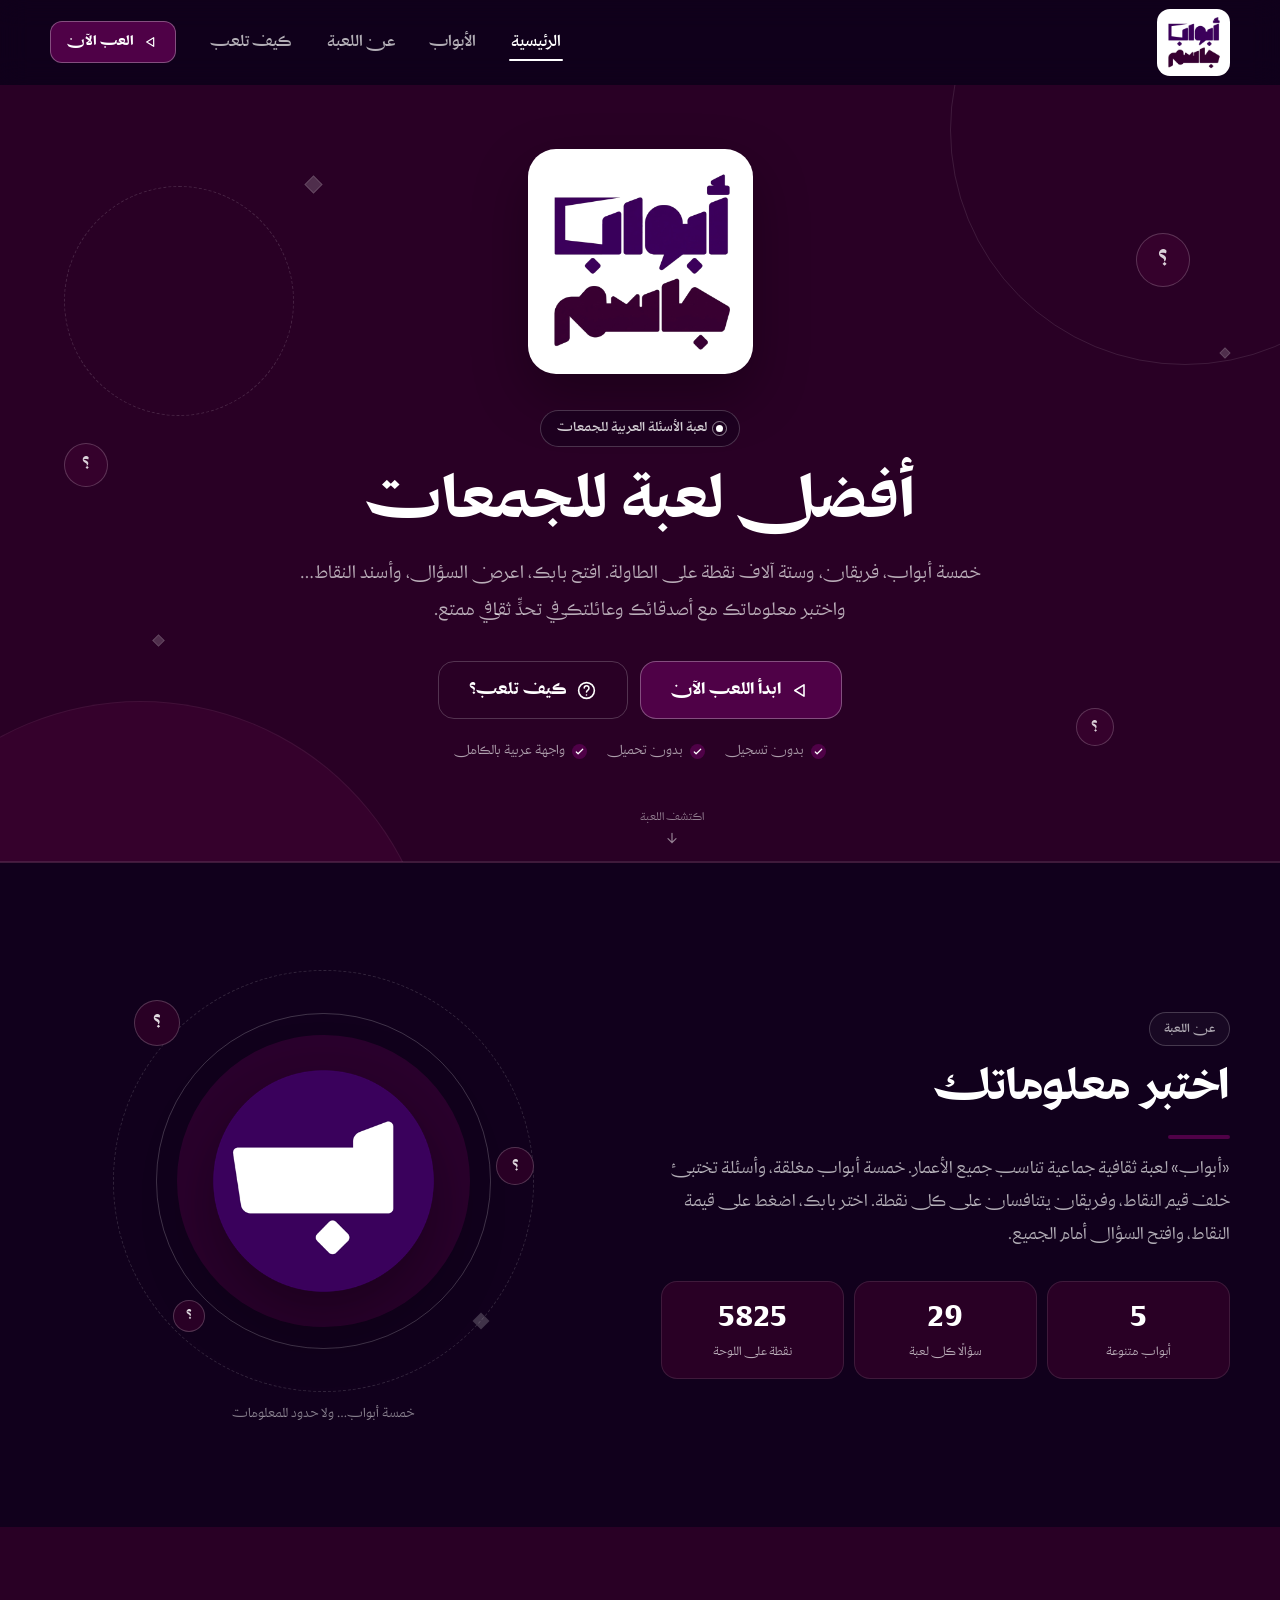
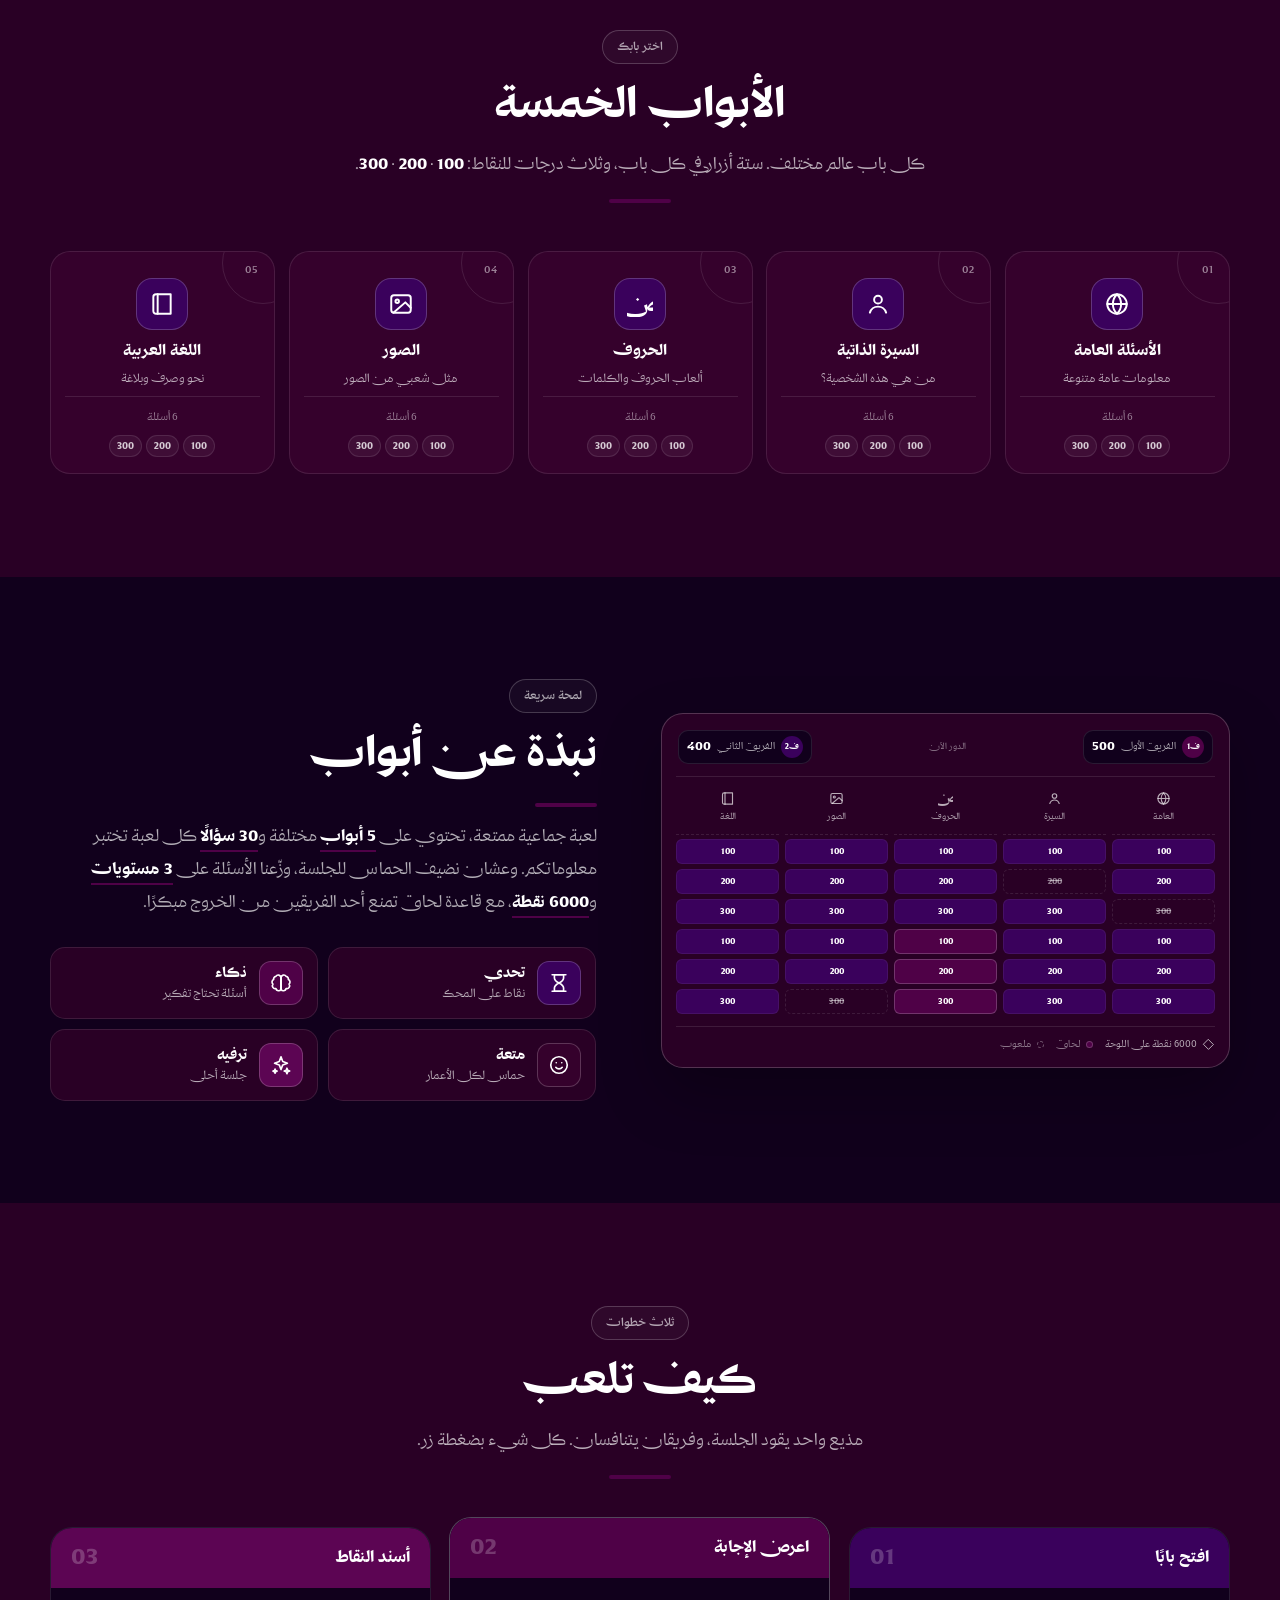
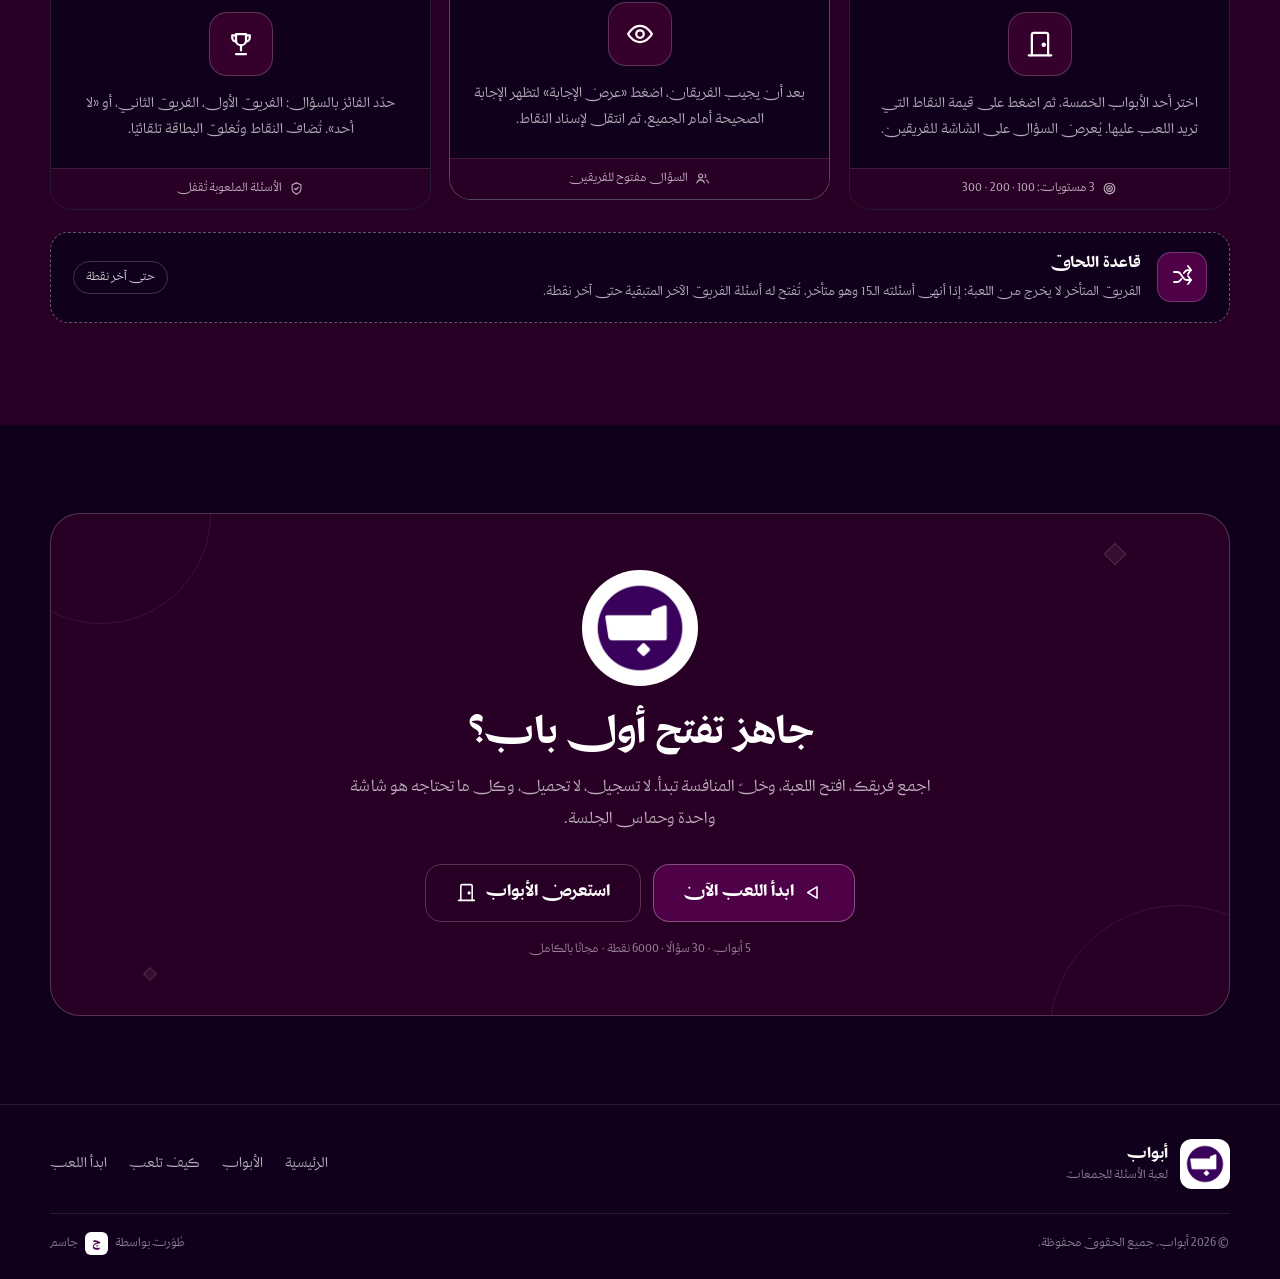
<file: index.html>
<!DOCTYPE html>
<html lang="ar" dir="rtl">
<head>
  <meta charset="UTF-8" />
  <meta name="viewport" content="width=device-width, initial-scale=1, viewport-fit=cover" />
  <meta name="theme-color" content="#11001C" />
  <meta name="color-scheme" content="dark" />
  <title>أبواب — أفضل لعبة أسئلة للجمعات</title>
  <meta name="description" content="أبواب: لعبة أسئلة تنافسية بين فريقين، بخمسة أبواب و٣٠ سؤالًا و٦٠٠٠ نقطة. اختبر معلوماتك مع أصدقائك وعائلتك في تحدي ثقافي ممتع." />
  <meta name="keywords" content="أبواب, لعبة أسئلة, مسابقات, أسئلة ثقافية, لعبة جمعات, تحديات, أسئلة عربية" />
  <meta name="author" content="أبواب" />
  <link rel="canonical" href="https://abwab.jassim.one/" />
  <link rel="icon" type="image/png" href="logo/logo.png" />

  <!-- Open Graph / Twitter -->
  <meta property="og:type" content="website" />
  <meta property="og:locale" content="ar_AR" />
  <meta property="og:url" content="https://abwab.jassim.one/" />
  <meta property="og:title" content="أبواب — أفضل لعبة أسئلة للجمعات" />
  <meta property="og:description" content="خمسة أبواب، فريقان، و٦٠٠٠ نقطة. افتح بابك واختبر معلوماتك مع أصدقائك وعائلتك." />
  <meta property="og:image" content="https://abwab.jassim.one/logo/logo.png" />
  <meta property="twitter:card" content="summary_large_image" />
  <meta property="twitter:title" content="أبواب — أفضل لعبة أسئلة للجمعات" />
  <meta property="twitter:description" content="خمسة أبواب، فريقان، و٦٠٠٠ نقطة. افتح بابك واختبر معلوماتك مع أصدقائك وعائلتك." />
  <meta property="twitter:image" content="https://abwab.jassim.one/logo/logo.png" />

  <link rel="stylesheet" href="landing.css" />
  <script>document.documentElement.classList.add('js');</script>
</head>
<body id="top">

  <!-- ===== مكتبة الأيقونات ===== -->
  <svg class="sprite" aria-hidden="true" focusable="false" xmlns="http://www.w3.org/2000/svg">
    <symbol id="i-menu" viewBox="0 0 24 24"><path d="M4 7h16M4 12h16M4 17h16"/></symbol>
    <symbol id="i-close" viewBox="0 0 24 24"><path d="m6 6 12 12M18 6 6 18"/></symbol>
    <symbol id="i-play" viewBox="0 0 24 24"><path d="M16 5.5 5.5 12 16 18.5z"/></symbol>
    <symbol id="i-arrow" viewBox="0 0 24 24"><path d="M14.5 5 8 12l6.5 7"/></symbol>
    <symbol id="i-down" viewBox="0 0 24 24"><path d="M12 5v14M6 13l6 6 6-6"/></symbol>
    <symbol id="i-check" viewBox="0 0 24 24"><path d="m5 13 4 4L19 7"/></symbol>
    <symbol id="i-door" viewBox="0 0 24 24"><path d="M5.5 21V4.5A1.5 1.5 0 0 1 7 3h10a1.5 1.5 0 0 1 1.5 1.5V21"/><path d="M3 21h18"/><circle cx="15" cy="12.5" r=".9"/></symbol>
    <symbol id="i-globe" viewBox="0 0 24 24"><circle cx="12" cy="12" r="9"/><path d="M3 12h18M12 3c2.6 2.5 3.8 5.5 3.8 9s-1.2 6.5-3.8 9c-2.6-2.5-3.8-5.5-3.8-9S9.4 5.5 12 3Z"/></symbol>
    <symbol id="i-user" viewBox="0 0 24 24"><circle cx="12" cy="8" r="3.6"/><path d="M4.5 20c1.2-3.7 4-5.6 7.5-5.6s6.3 1.9 7.5 5.6"/></symbol>
    <symbol id="i-users" viewBox="0 0 24 24"><circle cx="9" cy="8" r="3.2"/><path d="M3 19c1-3.2 3.3-4.9 6-4.9s5 1.7 6 4.9"/><path d="M16 5.4a3.2 3.2 0 0 1 0 5.2M18 14.3c1.8.6 3 2.2 3.6 4.7"/></symbol>
    <symbol id="i-letter" viewBox="0 0 24 24"><text x="12" y="18" text-anchor="middle" font-family="Elgharib, Tahoma, sans-serif" font-size="19" font-weight="700" fill="currentColor" stroke="none">ض</text></symbol>
    <symbol id="i-image" viewBox="0 0 24 24"><rect x="3" y="4" width="18" height="16" rx="2.5"/><circle cx="8.5" cy="9.5" r="1.6"/><path d="m21 15.5-5-5L5 20"/></symbol>
    <symbol id="i-book" viewBox="0 0 24 24"><path d="M4 5.5A2.5 2.5 0 0 1 6.5 3H20v18H6.5A2.5 2.5 0 0 1 4 18.5z"/><path d="M8 3v18"/></symbol>
    <symbol id="i-trophy" viewBox="0 0 24 24"><path d="M8 4h8v5a4 4 0 0 1-8 0z"/><path d="M8 5H5v2a3 3 0 0 0 3 3M16 5h3v2a3 3 0 0 1-3 3M12 13v4M8 20h8"/></symbol>
    <symbol id="i-hourglass" viewBox="0 0 24 24"><path d="M7 3h10v3.5c0 2-1.7 3.8-5 5.5 3.3 1.7 5 3.5 5 5.5V21H7v-3.5c0-2 1.7-3.8 5-5.5-3.3-1.7-5-3.5-5-5.5z"/><path d="M4.5 3h15M4.5 21h15"/></symbol>
    <symbol id="i-brain" viewBox="0 0 24 24"><path d="M12 6.2a3 3 0 0 0-5.6-1.4A2.8 2.8 0 0 0 4 8.2a3.1 3.1 0 0 0-.8 5.1A3 3 0 0 0 6.4 18a3 3 0 0 0 5.6.9z"/><path d="M12 6.2a3 3 0 0 1 5.6-1.4A2.8 2.8 0 0 1 20 8.2a3.1 3.1 0 0 1 .8 5.1A3 3 0 0 1 17.6 18a3 3 0 0 1-5.6.9z"/><path d="M12 6v13"/></symbol>
    <symbol id="i-smile" viewBox="0 0 24 24"><circle cx="12" cy="12" r="9"/><path d="M8.5 14.5a4.5 4.5 0 0 0 7 0"/><path d="M9 9.5h.01M15 9.5h.01"/></symbol>
    <symbol id="i-sparkles" viewBox="0 0 24 24"><path d="m12 3 1.9 5.1L19 10l-5.1 1.9L12 17l-1.9-5.1L5 10l5.1-1.9z"/><path d="M18.5 15.5l.8 2.2 2.2.8-2.2.8-.8 2.2-.8-2.2-2.2-.8 2.2-.8z"/><path d="M5.5 16.5l.6 1.6 1.6.6-1.6.6-.6 1.6-.6-1.6-1.6-.6 1.6-.6z"/></symbol>
    <symbol id="i-eye" viewBox="0 0 24 24"><path d="M2.5 12S6 5.5 12 5.5 21.5 12 21.5 12 18 18.5 12 18.5 2.5 12 2.5 12Z"/><circle cx="12" cy="12" r="3"/></symbol>
    <symbol id="i-shuffle" viewBox="0 0 24 24"><path d="M4 7h3.2c1.4 0 2.6.7 3.4 1.9l2.8 4.2c.8 1.2 2 1.9 3.4 1.9H21"/><path d="m18 11 3 4-3 4"/><path d="M4 17h3.2c1.4 0 2.6-.7 3.4-1.9l.8-1.2"/><path d="M13.9 8.1l.7-1c.8-1.2 2-1.9 3.4-1.9H21"/><path d="m18 1 3 4-3 4"/></symbol>
    <symbol id="i-target" viewBox="0 0 24 24"><circle cx="12" cy="12" r="8.5"/><circle cx="12" cy="12" r="4.5"/><circle cx="12" cy="12" r="1"/></symbol>
    <symbol id="i-shield" viewBox="0 0 24 24"><path d="M12 3 5 6v6c0 4.4 3 7.4 7 9 4-1.6 7-4.6 7-9V6z"/><path d="m9 12 2 2 4-4"/></symbol>
    <symbol id="i-crown" viewBox="0 0 24 24"><path d="M4 18h16l-1.4-9-4.2 3L12 5 9.6 12l-4.2-3z"/><path d="M5 21h14"/></symbol>
    <symbol id="i-gem" viewBox="0 0 24 24"><path d="M12 3 21 12l-9 9-9-9z"/></symbol>
    <symbol id="i-help" viewBox="0 0 24 24"><circle cx="12" cy="12" r="9"/><path d="M9.4 9.2a2.7 2.7 0 1 1 4.2 2.3c-.9.6-1.6 1.1-1.6 2.3"/><path d="M12 17.2h.01"/></symbol>
    <symbol id="i-bolt" viewBox="0 0 24 24"><path d="M13 2 4 14h6l-1 8 9-12h-6z"/></symbol>
  </svg>

  <a class="skip-link" href="#main">انتقل إلى المحتوى</a>

  <!-- ===== الشريط العلوي ===== -->
  <header class="site-header" id="siteHeader">
    <div class="container header__inner">
      <a class="brand" href="#top" aria-label="أبواب — الصفحة الرئيسية">
        <span class="brand__plate">
          <img src="logo/textlogo-640.png" alt="أبواب" width="60" height="60" />
        </span>
      </a>

      <nav class="nav" aria-label="التنقل الرئيسي">
        <a class="nav__link is-active" href="#top" data-spy="top">الرئيسية</a>
        <a class="nav__link" href="#doors" data-spy="doors">الأبواب</a>
        <a class="nav__link" href="#about" data-spy="about">عن اللعبة</a>
        <a class="nav__link" href="#how" data-spy="how">كيف تلعب</a>
      </nav>

      <div class="header__actions">
        <a class="btn btn--primary btn--sm header__cta" href="game.html">
          <svg class="icon" aria-hidden="true"><use href="#i-play"></use></svg>
          <span>العب الآن</span>
        </a>
        <button class="menu-btn" id="menuBtn" type="button" aria-expanded="false" aria-controls="mobileMenu" aria-label="فتح القائمة">
          <svg class="icon menu-btn__open" aria-hidden="true"><use href="#i-menu"></use></svg>
          <svg class="icon menu-btn__close" aria-hidden="true"><use href="#i-close"></use></svg>
        </button>
      </div>
    </div>
  </header>

  <!-- ===== قائمة الجوال ===== -->
  <div class="mobile-menu" id="mobileMenu" aria-hidden="true">
    <div class="mobile-menu__top container">
      <span class="mobile-menu__label">القائمة</span>
      <button class="icon-btn" id="menuClose" type="button" aria-label="إغلاق القائمة">
        <svg class="icon" aria-hidden="true"><use href="#i-close"></use></svg>
      </button>
    </div>
    <nav class="mobile-menu__nav container" aria-label="قائمة الجوال">
      <a class="mobile-menu__link" href="#top" style="--i:0"><span>الرئيسية</span><svg class="icon" aria-hidden="true"><use href="#i-arrow"></use></svg></a>
      <a class="mobile-menu__link" href="#doors" style="--i:1"><span>الأبواب</span><svg class="icon" aria-hidden="true"><use href="#i-arrow"></use></svg></a>
      <a class="mobile-menu__link" href="#about" style="--i:2"><span>عن اللعبة</span><svg class="icon" aria-hidden="true"><use href="#i-arrow"></use></svg></a>
      <a class="mobile-menu__link" href="#how" style="--i:3"><span>كيف تلعب</span><svg class="icon" aria-hidden="true"><use href="#i-arrow"></use></svg></a>
    </nav>
    <div class="mobile-menu__bottom container">
      <a class="btn btn--primary btn--lg mobile-menu__cta" href="game.html">
        <svg class="icon" aria-hidden="true"><use href="#i-play"></use></svg>
        <span>ابدأ اللعب الآن</span>
      </a>
      <p class="mobile-menu__note">5 أبواب · 30 سؤالًا · بدون تسجيل</p>
    </div>
  </div>

  <main id="main">

    <!-- ===== الواجهة الترحيبية ===== -->
    <section class="hero" aria-labelledby="heroTitle">
      <div class="hero__decor" aria-hidden="true">
        <span class="orb orb--1"></span>
        <span class="orb orb--2"></span>
        <span class="orb orb--3"></span>
        <span class="bubble bubble--1">؟</span>
        <span class="bubble bubble--2">؟</span>
        <span class="bubble bubble--3">؟</span>
        <span class="gem gem--1"></span>
        <span class="gem gem--2"></span>
        <span class="gem gem--3"></span>
      </div>

      <div class="container hero__inner">
        <div class="hero__logo">
          <span class="hero__plate">
            <img src="logo/textlogo-640.png" alt="أبواب" width="240" height="240" />
          </span>
        </div>

        <p class="hero__eyebrow"><span class="pulse-dot" aria-hidden="true"></span> لعبة الأسئلة العربية للجمعات</p>

        <h1 class="hero__title" id="heroTitle">أفضل لعبة للجمعات</h1>

        <p class="hero__lead">
          خمسة أبواب، فريقان، وستة آلاف نقطة على الطاولة. افتح بابك، اعرض السؤال،
          وأسند النقاط… واختبر معلوماتك مع أصدقائك وعائلتك في تحدٍّ ثقافي ممتع.
        </p>

        <div class="hero__actions">
          <a class="btn btn--primary btn--lg" href="game.html">
            <svg class="icon" aria-hidden="true"><use href="#i-play"></use></svg>
            <span>ابدأ اللعب الآن</span>
          </a>
          <a class="btn btn--ghost btn--lg" href="#how">
            <svg class="icon" aria-hidden="true"><use href="#i-help"></use></svg>
            <span>كيف تلعب؟</span>
          </a>
        </div>

        <ul class="hero__facts">
          <li><svg class="icon" aria-hidden="true"><use href="#i-check"></use></svg> بدون تسجيل</li>
          <li><svg class="icon" aria-hidden="true"><use href="#i-check"></use></svg> بدون تحميل</li>
          <li><svg class="icon" aria-hidden="true"><use href="#i-check"></use></svg> واجهة عربية بالكامل</li>
        </ul>
      </div>

      <a class="hero__scroll" href="#discover" aria-label="مرّر للأسفل لمعرفة المزيد">
        <span>اكتشف اللعبة</span>
        <svg class="icon" aria-hidden="true"><use href="#i-down"></use></svg>
      </a>
    </section>

    <!-- ===== اختبر معلوماتك ===== -->
    <section class="section intro" id="discover" aria-labelledby="discoverTitle">
      <div class="container split">
        <div class="split__content">
          <p class="kicker" data-reveal>عن اللعبة</p>
          <h2 class="section-title" id="discoverTitle" data-reveal style="--d:60ms">اختبر معلوماتك</h2>
          <span class="title-bar" data-reveal style="--d:100ms" aria-hidden="true"></span>
          <p class="section-sub" data-reveal style="--d:140ms">
            «أبواب» لعبة ثقافية جماعية تناسب جميع الأعمار. خمسة أبواب مغلقة،
            وأسئلة تختبئ خلف قيم النقاط، وفريقان يتنافسان على كل نقطة.
            اختر بابك، اضغط على قيمة النقاط، وافتح السؤال أمام الجميع.
          </p>

          <div class="stats" aria-label="أرقام اللعبة">
            <div class="stat" data-reveal style="--d:180ms">
              <strong class="stat__num" data-count="5">5</strong>
              <span class="stat__label">أبواب متنوعة</span>
            </div>
            <div class="stat" data-reveal style="--d:260ms">
              <strong class="stat__num" data-count="30">30</strong>
              <span class="stat__label">سؤالًا كل لعبة</span>
            </div>
            <div class="stat" data-reveal style="--d:340ms">
              <strong class="stat__num" data-count="6000">6000</strong>
              <span class="stat__label">نقطة على اللوحة</span>
            </div>
          </div>
        </div>

        <div class="split__aside" data-reveal="scale" style="--d:220ms">
          <div class="mascot" aria-hidden="true">
            <span class="mascot__halo"></span>
            <span class="mascot__ring"></span>
            <span class="mascot__ring mascot__ring--2"></span>
            <img class="mascot__img" src="logo/logo-400.png" alt="" width="230" height="230" />
            <span class="mascot__bubble mascot__bubble--1">؟</span>
            <span class="mascot__bubble mascot__bubble--2">؟</span>
            <span class="mascot__bubble mascot__bubble--3">؟</span>
            <span class="mascot__gem"></span>
          </div>
          <p class="mascot__caption">خمسة أبواب… ولا حدود للمعلومات</p>
        </div>
      </div>
    </section>

    <!-- ===== الأبواب ===== -->
    <section class="section section--tint doors-section" id="doors" aria-labelledby="doorsTitle">
      <div class="container">
        <div class="section-head">
          <p class="kicker" data-reveal>اختر بابك</p>
          <h2 class="section-title" id="doorsTitle" data-reveal style="--d:60ms">الأبواب الخمسة</h2>
          <p class="section-sub" data-reveal style="--d:120ms">
            كل باب عالم مختلف. ستة أزرار في كل باب، وثلاث درجات للنقاط:
            <strong>100</strong> · <strong>200</strong> · <strong>300</strong>.
          </p>
          <span class="title-bar title-bar--center" data-reveal style="--d:160ms" aria-hidden="true"></span>
        </div>

        <div class="doors">
          <div class="door-item" data-reveal style="--d:0ms">
            <article class="door-card">
              <span class="door-card__no">01</span>
              <span class="door-card__icon"><svg class="icon" aria-hidden="true"><use href="#i-globe"></use></svg></span>
              <h3 class="door-card__title">الأسئلة العامة</h3>
              <p class="door-card__desc">معلومات عامة متنوعة</p>
              <div class="door-card__foot">
                <span class="door-card__count">6 أسئلة</span>
                <span class="pts" aria-label="قيم النقاط"><b>100</b><b>200</b><b>300</b></span>
              </div>
            </article>
          </div>

          <div class="door-item" data-reveal style="--d:80ms">
            <article class="door-card">
              <span class="door-card__no">02</span>
              <span class="door-card__icon"><svg class="icon" aria-hidden="true"><use href="#i-user"></use></svg></span>
              <h3 class="door-card__title">السيرة الذاتية</h3>
              <p class="door-card__desc">من هي هذه الشخصية؟</p>
              <div class="door-card__foot">
                <span class="door-card__count">6 أسئلة</span>
                <span class="pts" aria-label="قيم النقاط"><b>100</b><b>200</b><b>300</b></span>
              </div>
            </article>
          </div>

          <div class="door-item" data-reveal style="--d:160ms">
            <article class="door-card">
              <span class="door-card__no">03</span>
              <span class="door-card__icon"><svg class="icon" aria-hidden="true"><use href="#i-letter"></use></svg></span>
              <h3 class="door-card__title">الحروف</h3>
              <p class="door-card__desc">ألعاب الحروف والكلمات</p>
              <div class="door-card__foot">
                <span class="door-card__count">6 أسئلة</span>
                <span class="pts" aria-label="قيم النقاط"><b>100</b><b>200</b><b>300</b></span>
              </div>
            </article>
          </div>

          <div class="door-item" data-reveal style="--d:240ms">
            <article class="door-card">
              <span class="door-card__no">04</span>
              <span class="door-card__icon"><svg class="icon" aria-hidden="true"><use href="#i-image"></use></svg></span>
              <h3 class="door-card__title">الصور</h3>
              <p class="door-card__desc">مثل شعبي من الصور</p>
              <div class="door-card__foot">
                <span class="door-card__count">6 أسئلة</span>
                <span class="pts" aria-label="قيم النقاط"><b>100</b><b>200</b><b>300</b></span>
              </div>
            </article>
          </div>

          <div class="door-item" data-reveal style="--d:320ms">
            <article class="door-card">
              <span class="door-card__no">05</span>
              <span class="door-card__icon"><svg class="icon" aria-hidden="true"><use href="#i-book"></use></svg></span>
              <h3 class="door-card__title">اللغة العربية</h3>
              <p class="door-card__desc">نحو وصرف وبلاغة</p>
              <div class="door-card__foot">
                <span class="door-card__count">6 أسئلة</span>
                <span class="pts" aria-label="قيم النقاط"><b>100</b><b>200</b><b>300</b></span>
              </div>
            </article>
          </div>
        </div>
      </div>
    </section>

    <!-- ===== نبذة + معاينة اللوحة ===== -->
    <section class="section section--cards" id="about" aria-labelledby="gameTitle">
      <div class="container split split--reverse">
        <div class="split__content">
          <p class="kicker" data-reveal>لمحة سريعة</p>
          <h2 class="section-title" id="gameTitle" data-reveal style="--d:60ms">نبذة عن أبواب</h2>
          <span class="title-bar" data-reveal style="--d:100ms" aria-hidden="true"></span>
          <p class="section-sub" data-reveal style="--d:140ms">
            لعبة جماعية ممتعة، تحتوي على <strong class="hl">5 أبواب</strong> مختلفة
            و<strong class="hl">30 سؤالًا</strong> كل لعبة تختبر معلوماتكم.
            وعشان نضيف الحماس للجلسة، وزّعنا الأسئلة على <strong class="hl">3 مستويات</strong>
            و<strong class="hl">6000 نقطة</strong>، مع قاعدة لحاق تمنع أحد الفريقين من الخروج مبكرًا.
          </p>

          <div class="features">
            <div class="feature-item" data-reveal style="--d:180ms">
              <article class="feature">
                <span class="feature__icon"><svg class="icon" aria-hidden="true"><use href="#i-hourglass"></use></svg></span>
                <div><h3 class="feature__title">تحدي</h3><p class="feature__desc">نقاط على المحك</p></div>
              </article>
            </div>
            <div class="feature-item" data-reveal style="--d:240ms">
              <article class="feature">
                <span class="feature__icon"><svg class="icon" aria-hidden="true"><use href="#i-brain"></use></svg></span>
                <div><h3 class="feature__title">ذكاء</h3><p class="feature__desc">أسئلة تحتاج تفكير</p></div>
              </article>
            </div>
            <div class="feature-item" data-reveal style="--d:300ms">
              <article class="feature">
                <span class="feature__icon"><svg class="icon" aria-hidden="true"><use href="#i-smile"></use></svg></span>
                <div><h3 class="feature__title">متعة</h3><p class="feature__desc">حماس لكل الأعمار</p></div>
              </article>
            </div>
            <div class="feature-item" data-reveal style="--d:360ms">
              <article class="feature">
                <span class="feature__icon"><svg class="icon" aria-hidden="true"><use href="#i-sparkles"></use></svg></span>
                <div><h3 class="feature__title">ترفيه</h3><p class="feature__desc">جلسة أحلى</p></div>
              </article>
            </div>
          </div>
        </div>

        <div class="split__aside" data-reveal="left" style="--d:160ms">
          <div class="preview" role="img" aria-label="معاينة لوحة اللعب: فريقان وخمسة أبواب بقيم نقاط 100 و200 و300">
            <div class="preview__top">
              <div class="preview__team">
                <span class="preview__avatar">ف1</span>
                <span class="preview__name">الفريق الأول</span>
                <strong>500</strong>
              </div>
              <span class="preview__status">الدور الآن</span>
              <div class="preview__team">
                <span class="preview__avatar preview__avatar--2">ف2</span>
                <span class="preview__name">الفريق الثاني</span>
                <strong>400</strong>
              </div>
            </div>

            <div class="preview__scroll">
              <div class="preview__board">
                <div class="preview__col">
                  <div class="preview__door"><svg class="icon" aria-hidden="true"><use href="#i-globe"></use></svg><span>العامة</span></div>
                  <div class="preview__tiles">
                    <span class="preview__tile">100</span><span class="preview__tile">200</span><span class="preview__tile is-played">300</span><span class="preview__tile">100</span><span class="preview__tile">200</span><span class="preview__tile">300</span>
                  </div>
                </div>
                <div class="preview__col">
                  <div class="preview__door"><svg class="icon" aria-hidden="true"><use href="#i-user"></use></svg><span>السيرة</span></div>
                  <div class="preview__tiles">
                    <span class="preview__tile">100</span><span class="preview__tile is-played">200</span><span class="preview__tile">300</span><span class="preview__tile">100</span><span class="preview__tile">200</span><span class="preview__tile">300</span>
                  </div>
                </div>
                <div class="preview__col">
                  <div class="preview__door"><svg class="icon" aria-hidden="true"><use href="#i-letter"></use></svg><span>الحروف</span></div>
                  <div class="preview__tiles">
                    <span class="preview__tile">100</span><span class="preview__tile">200</span><span class="preview__tile">300</span><span class="preview__tile is-catch">100</span><span class="preview__tile is-catch">200</span><span class="preview__tile is-catch">300</span>
                  </div>
                </div>
                <div class="preview__col">
                  <div class="preview__door"><svg class="icon" aria-hidden="true"><use href="#i-image"></use></svg><span>الصور</span></div>
                  <div class="preview__tiles">
                    <span class="preview__tile">100</span><span class="preview__tile">200</span><span class="preview__tile">300</span><span class="preview__tile">100</span><span class="preview__tile">200</span><span class="preview__tile is-played">300</span>
                  </div>
                </div>
                <div class="preview__col">
                  <div class="preview__door"><svg class="icon" aria-hidden="true"><use href="#i-book"></use></svg><span>اللغة</span></div>
                  <div class="preview__tiles">
                    <span class="preview__tile">100</span><span class="preview__tile">200</span><span class="preview__tile">300</span><span class="preview__tile">100</span><span class="preview__tile">200</span><span class="preview__tile">300</span>
                  </div>
                </div>
              </div>
            </div>

            <div class="preview__foot">
              <span><svg class="icon" aria-hidden="true"><use href="#i-gem"></use></svg> 6000 نقطة على اللوحة</span>
              <span class="preview__legend"><i class="dot dot--catch"></i> لحاق</span>
              <span class="preview__legend"><i class="dot dot--played"></i> ملعوب</span>
            </div>
          </div>
        </div>
      </div>
    </section>

    <!-- ===== كيف تلعب ===== -->
    <section class="section section--tint" id="how" aria-labelledby="howTitle">
      <div class="container">
        <div class="section-head">
          <p class="kicker" data-reveal>ثلاث خطوات</p>
          <h2 class="section-title" id="howTitle" data-reveal style="--d:60ms">كيف تلعب</h2>
          <p class="section-sub" data-reveal style="--d:120ms">
            مذيع واحد يقود الجلسة، وفريقان يتنافسان. كل شيء بضغطة زر.
          </p>
          <span class="title-bar title-bar--center" data-reveal style="--d:160ms" aria-hidden="true"></span>
        </div>

        <div class="rules">
          <div class="rule-item" data-reveal style="--d:0ms">
            <article class="rule">
              <header class="rule__head">
                <h3 class="rule__title">افتح بابًا</h3>
                <span class="rule__no">01</span>
              </header>
              <div class="rule__body">
                <span class="rule__icon"><svg class="icon" aria-hidden="true"><use href="#i-door"></use></svg></span>
                <p>اختر أحد الأبواب الخمسة، ثم اضغط على قيمة النقاط التي تريد اللعب عليها. يُعرض السؤال على الشاشة للفريقين.</p>
              </div>
              <footer class="rule__foot">
                <svg class="icon" aria-hidden="true"><use href="#i-target"></use></svg>
                <span>3 مستويات: 100 · 200 · 300</span>
              </footer>
            </article>
          </div>

          <div class="rule-item" data-reveal style="--d:120ms">
            <article class="rule rule--featured">
              <header class="rule__head">
                <h3 class="rule__title">اعرض الإجابة</h3>
                <span class="rule__no">02</span>
              </header>
              <div class="rule__body">
                <span class="rule__icon"><svg class="icon" aria-hidden="true"><use href="#i-eye"></use></svg></span>
                <p>بعد أن يجيب الفريقان، اضغط «عرض الإجابة» لتظهر الإجابة الصحيحة أمام الجميع، ثم انتقل لإسناد النقاط.</p>
              </div>
              <footer class="rule__foot">
                <svg class="icon" aria-hidden="true"><use href="#i-users"></use></svg>
                <span>السؤال مفتوح للفريقين</span>
              </footer>
            </article>
          </div>

          <div class="rule-item" data-reveal style="--d:240ms">
            <article class="rule">
              <header class="rule__head">
                <h3 class="rule__title">أسند النقاط</h3>
                <span class="rule__no">03</span>
              </header>
              <div class="rule__body">
                <span class="rule__icon"><svg class="icon" aria-hidden="true"><use href="#i-trophy"></use></svg></span>
                <p>حدّد الفائز بالسؤال: الفريق الأول، الفريق الثاني، أو «لا أحد». تُضاف النقاط وتُغلق البطاقة تلقائيًا.</p>
              </div>
              <footer class="rule__foot">
                <svg class="icon" aria-hidden="true"><use href="#i-shield"></use></svg>
                <span>الأسئلة الملعوبة تُقفل</span>
              </footer>
            </article>
          </div>
        </div>

        <aside class="catchup" data-reveal style="--d:120ms">
          <span class="catchup__icon"><svg class="icon" aria-hidden="true"><use href="#i-shuffle"></use></svg></span>
          <div class="catchup__body">
            <h3>قاعدة اللحاق</h3>
            <p>
              الفريق المتأخر لا يخرج من اللعبة: إذا أنهى أسئلته الـ15 وهو متأخر،
              تُفتح له أسئلة الفريق الآخر المتبقية حتى آخر نقطة.
            </p>
          </div>
          <span class="catchup__badge">حتى آخر نقطة</span>
        </aside>
      </div>
    </section>

    <!-- ===== دعوة أخيرة ===== -->
    <section class="section cta-section" aria-labelledby="ctaTitle">
      <div class="container">
        <div class="cta" data-reveal="scale">
          <span class="cta__gem cta__gem--1" aria-hidden="true"></span>
          <span class="cta__gem cta__gem--2" aria-hidden="true"></span>
          <span class="cta__plate">
            <img src="logo/logo-400.png" alt="" width="96" height="96" />
          </span>
          <h2 class="cta__title" id="ctaTitle">جاهز تفتح أول باب؟</h2>
          <p class="cta__text">
            اجمع فريقك، افتح اللعبة، وخلّ المنافسة تبدأ. لا تسجيل، لا تحميل،
            وكل ما تحتاجه هو شاشة واحدة وحماس الجلسة.
          </p>
          <div class="cta__actions">
            <a class="btn btn--primary btn--lg" href="game.html">
              <svg class="icon" aria-hidden="true"><use href="#i-play"></use></svg>
              <span>ابدأ اللعب الآن</span>
            </a>
            <a class="btn btn--ghost btn--lg" href="#doors">
              <span>استعرض الأبواب</span>
              <svg class="icon" aria-hidden="true"><use href="#i-door"></use></svg>
            </a>
          </div>
          <p class="cta__note">5 أبواب · 30 سؤالًا · 6000 نقطة · مجانًا بالكامل</p>
        </div>
      </div>
    </section>
  </main>

  <!-- ===== التذييل ===== -->
  <footer class="site-footer">
    <div class="container">
      <div class="footer__top">
        <a class="footer__brand" href="#top" aria-label="أبواب — الأعلى">
          <span class="footer__plate"><img src="logo/logo-400.png" alt="" width="42" height="42" /></span>
          <span>
            <strong class="footer__name">أبواب</strong>
            <span class="footer__tag">لعبة الأسئلة للجمعات</span>
          </span>
        </a>

        <nav class="footer__nav" aria-label="روابط التذييل">
          <a class="footer__link" href="#top">الرئيسية</a>
          <a class="footer__link" href="#doors">الأبواب</a>
          <a class="footer__link" href="#how">كيف تلعب</a>
          <a class="footer__link" href="game.html">ابدأ اللعب</a>
        </nav>
      </div>

      <div class="footer__bottom">
        <p>© <span id="year">2026</span> أبواب. جميع الحقوق محفوظة.</p>
        <p class="dev">
          <span>طُوّرت بواسطة</span>
          <img src="logo/jassim.png" alt="" width="24" height="24" />
          <span>جاسم</span>
        </p>
      </div>
    </div>
  </footer>

  <script src="landing.js" defer></script>

  <script type="application/ld+json">
  {
    "@context": "https://schema.org",
    "@type": "VideoGame",
    "name": "أبواب",
    "url": "https://abwab.jassim.one/",
    "description": "لعبة أسئلة تنافسية بين فريقين بخمسة أبواب و30 سؤالًا و6000 نقطة.",
    "inLanguage": "ar",
    "genre": ["Quiz", "Trivia", "Party game"],
    "applicationCategory": "Game",
    "operatingSystem": "Web",
    "offers": { "@type": "Offer", "price": "0", "priceCurrency": "SAR" }
  }
  </script>
</body>
</html>
</file>
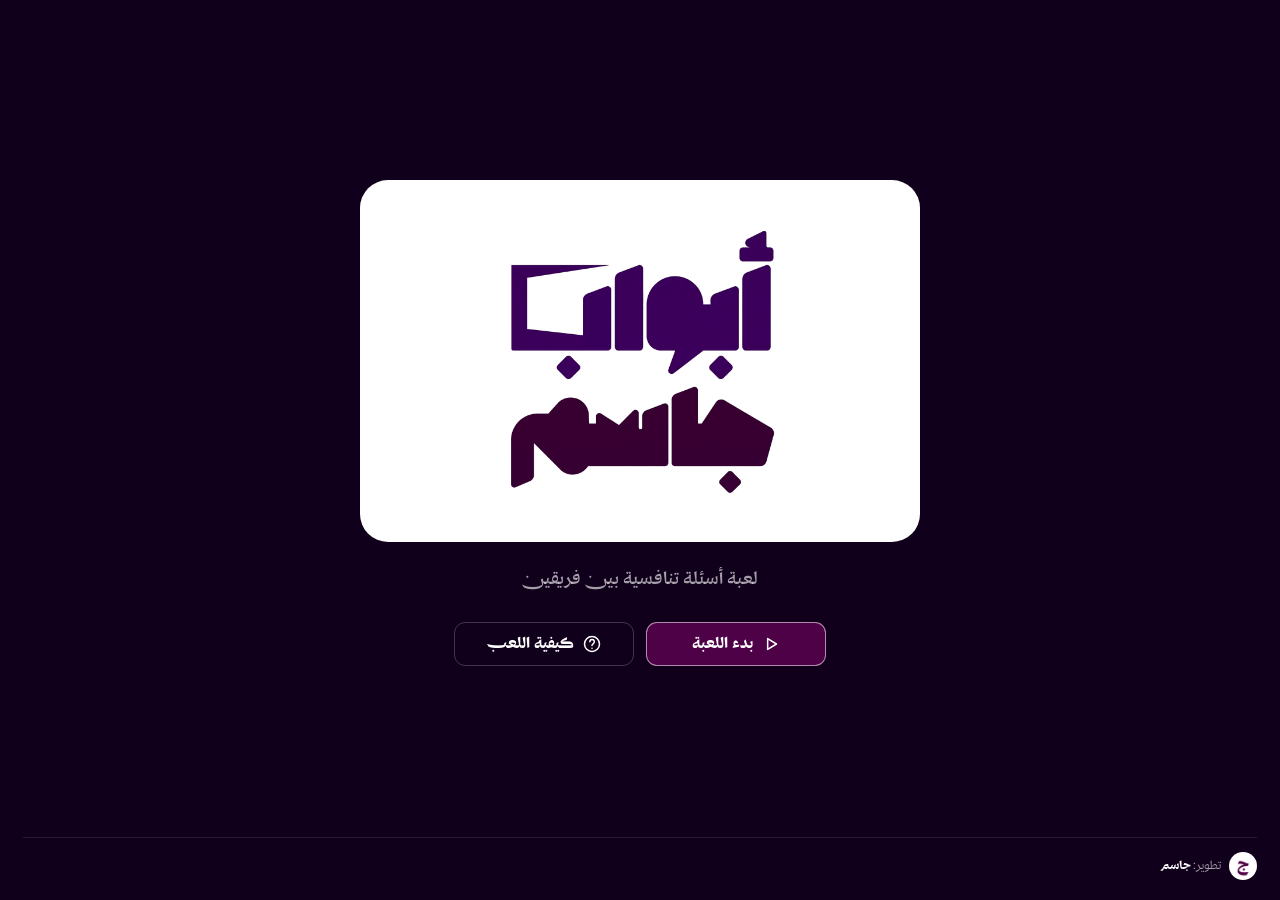
<file: game.html>
<!DOCTYPE html>
<html lang="ar" dir="rtl">
<head>
  <meta charset="UTF-8" />
  <meta name="viewport" content="width=device-width, initial-scale=1, viewport-fit=cover" />
  <meta name="theme-color" content="#11001C" />
  <meta name="description" content="لعبة أسئلة تنافسية بين فريقين يديرها مذيع اللعبة، بواجهة عربية RTL." />
  <title>أبواب — اللعبة</title>
  <link rel="icon" type="image/png" href="logo/logo.png" />
  <link rel="stylesheet" href="style.css" />
</head>
<body dir="rtl">
  <!-- ===== أيقونات SVG ===== -->
  <svg class="sprite" aria-hidden="true" focusable="false" xmlns="http://www.w3.org/2000/svg">
    <symbol id="i-general" viewBox="0 0 24 24"><circle cx="12" cy="12" r="9"/><path d="M3 12h18M12 3c2.6 2.5 3.8 5.5 3.8 9S14.6 18.5 12 21c-2.6-2.5-3.8-5.5-3.8-9S9.4 5.5 12 3Z"/></symbol>
    <symbol id="i-bio" viewBox="0 0 24 24"><circle cx="12" cy="8" r="3.6"/><path d="M4.5 20c1.2-3.7 4-5.6 7.5-5.6s6.3 1.9 7.5 5.6"/></symbol>
    <symbol id="i-letters" viewBox="0 0 24 24"><path d="M4 7V5h16v2M12 5v14M9 19h6"/></symbol>
    <symbol id="i-images" viewBox="0 0 24 24"><rect x="3" y="4" width="18" height="16" rx="2.5"/><circle cx="8.5" cy="9.5" r="1.6"/><path d="m21 15.5-5-5L5 20"/></symbol>
    <symbol id="i-arabic" viewBox="0 0 24 24"><path d="M4 5.5A2.5 2.5 0 0 1 6.5 3H20v18H6.5A2.5 2.5 0 0 1 4 18.5z"/><path d="M8 3v18"/></symbol>
    <symbol id="i-trophy" viewBox="0 0 24 24"><path d="M8 4h8v5a4 4 0 0 1-8 0z"/><path d="M8 5H5v2a3 3 0 0 0 3 3M16 5h3v2a3 3 0 0 1-3 3M12 13v4M8 20h8"/></symbol>
    <symbol id="i-help" viewBox="0 0 24 24"><circle cx="12" cy="12" r="9"/><path d="M9.4 9.2a2.7 2.7 0 1 1 4.2 2.3c-.9.6-1.6 1.1-1.6 2.3"/><path d="M12 17.2h.01"/></symbol>
    <symbol id="i-reset" viewBox="0 0 24 24"><path d="M3.5 12a8.5 8.5 0 1 0 2.8-6.3"/><path d="M3 4v5h5"/></symbol>
    <symbol id="i-expand" viewBox="0 0 24 24"><path d="M8 3H5.5A2.5 2.5 0 0 0 3 5.5V8M16 3h2.5A2.5 2.5 0 0 1 21 5.5V8M21 16v2.5a2.5 2.5 0 0 1-2.5 2.5H16M8 21H5.5A2.5 2.5 0 0 1 3 18.5V16"/></symbol>
    <symbol id="i-close" viewBox="0 0 24 24"><path d="m6 6 12 12M18 6 6 18"/></symbol>
    <symbol id="i-swap" viewBox="0 0 24 24"><path d="M4 8h13l-3-3M20 16H7l3 3"/></symbol>
    <symbol id="i-check" viewBox="0 0 24 24"><path d="m5 13 4 4L19 7"/></symbol>
    <symbol id="i-lock" viewBox="0 0 24 24"><rect x="5" y="10.5" width="14" height="9.5" rx="2.5"/><path d="M8.5 10.5V8a3.5 3.5 0 0 1 7 0v2.5"/></symbol>
    <symbol id="i-image" viewBox="0 0 24 24"><rect x="3" y="4" width="18" height="16" rx="2.5"/><circle cx="8.5" cy="9.5" r="1.6"/><path d="m21 15.5-5-5L5 20"/></symbol>
    <symbol id="i-sound" viewBox="0 0 24 24"><path d="M4 9.5h3.5L12 6v12l-4.5-3.5H4z"/><path d="M15.5 9a4 4 0 0 1 0 6M18 6.5a7.5 7.5 0 0 1 0 11"/></symbol>
    <symbol id="i-bolt" viewBox="0 0 24 24"><path d="M13 2 4 14h6l-1 8 9-12h-6l1-8z"/></symbol>
    <symbol id="i-home" viewBox="0 0 24 24"><path d="m4 11 8-7 8 7v8a1 1 0 0 1-1 1h-5v-6H10v6H5a1 1 0 0 1-1-1z"/></symbol>
    <symbol id="i-clock" viewBox="0 0 24 24"><circle cx="12" cy="12" r="9"/><path d="M12 7v5l3 2"/></symbol>
    <symbol id="i-play" viewBox="0 0 24 24"><path d="M8 5.5 18.5 12 8 18.5z"/></symbol>
    <symbol id="i-star" viewBox="0 0 24 24"><path d="m12 3 2.7 5.6 6.1.8-4.5 4.3 1.1 6.1-5.4-3-5.4 3 1.1-6.1L3.2 9.4l6.1-.8z"/></symbol>
    <symbol id="i-crown" viewBox="0 0 24 24"><path d="M4 18h16l-1.4-9-4.2 3L12 5 9.6 12l-4.2-3z"/><path d="M5 21h14"/></symbol>
    <symbol id="i-shield" viewBox="0 0 24 24"><path d="M12 3 5 6v6c0 4.4 3 7.4 7 9 4-1.6 7-4.6 7-9V6z"/></symbol>
    <symbol id="i-flame" viewBox="0 0 24 24"><path d="M12 3c3 4.2 6 6.2 6 10a6 6 0 0 1-12 0c0-2.4 1.4-4.4 3-6 0 2 1 3 2 3 1.5 0 2-2 1-7z"/></symbol>
    <symbol id="i-rocket" viewBox="0 0 24 24"><path d="M14 4c3 0 6 3 6 6-2.5 4-6 7-9 8l-3-3c1-3 4-6.5 6-8.5"/><path d="M9 17c-2 2-2 4-2 4s2 0 4-2"/><circle cx="15" cy="9" r="1.4"/></symbol>
    <symbol id="i-moon" viewBox="0 0 24 24"><path d="M20 14.5A8.5 8.5 0 0 1 9.5 4 8.5 8.5 0 1 0 20 14.5z"/></symbol>
    <symbol id="i-sun" viewBox="0 0 24 24"><circle cx="12" cy="12" r="4"/><path d="M12 2v2M12 20v2M2 12h2M20 12h2M4.9 4.9l1.4 1.4M17.7 17.7l1.4 1.4M19.1 4.9l-1.4 1.4M6.3 17.7l-1.4 1.4"/></symbol>
    <symbol id="i-heart" viewBox="0 0 24 24"><path d="M12 20s-7-4.4-7-9.4A4 4 0 0 1 12 7a4 4 0 0 1 7 3.6c0 5-7 9.4-7 9.4z"/></symbol>
    <symbol id="i-diamond" viewBox="0 0 24 24"><path d="M12 3 21 12l-9 9-9-9z"/></symbol>
    <symbol id="i-back" viewBox="0 0 24 24"><path d="M9 5.5 15.5 12 9 18.5"/></symbol>
  </svg>

  <div class="app">
    <h1 class="sr-only">أبواب</h1>

    <!-- ===== الواجهة الرئيسية ===== -->
    <section class="home" id="homeScreen" aria-label="الواجهة الرئيسية">
      <div class="home__inner">
        <div class="home__logo">
          <img class="home__logo-text" src="logo/textlogo.png" alt="أبواب" width="300" height="300" />
        </div>
        <p class="home__tagline">لعبة أسئلة تنافسية بين فريقين</p>
        <div class="home__actions">
          <button class="btn btn--primary btn--lg" id="btnStart" type="button">
            <svg class="icon" aria-hidden="true"><use href="#i-play"></use></svg>
            <span>بدء اللعبة</span>
          </button>
          <button class="btn btn--ghost btn--lg" id="btnHowTo" type="button">
            <svg class="icon" aria-hidden="true"><use href="#i-help"></use></svg>
            <span>كيفية اللعب</span>
          </button>
        </div>
        <p class="home__status" id="homeStatus" hidden></p>
      </div>
    </section>

    <!-- ===== شاشة اللعبة ===== -->
    <section class="game" id="gameScreen" hidden aria-label="لوحة اللعبة">
      <!-- الشريط العلوي -->
      <header class="topbar">
        <div class="brand">
          <span class="brand__plate">
            <img class="brand__icon" src="logo/logo.png" alt="شعار أبواب" width="40" height="40" />
          </span>
        </div>

        <div class="topbar__actions">
          <button class="icon-btn" id="btnHome" type="button" aria-label="الواجهة الرئيسية" title="الواجهة الرئيسية">
            <svg class="icon" aria-hidden="true"><use href="#i-home"></use></svg>
          </button>
          <button class="icon-btn" id="btnHelp" type="button" aria-label="قواعد اللعبة" title="قواعد اللعبة">
            <svg class="icon" aria-hidden="true"><use href="#i-help"></use></svg>
          </button>
          <button class="icon-btn" id="btnFullscreen" type="button" aria-label="ملء الشاشة" title="ملء الشاشة" aria-pressed="false">
            <svg class="icon" aria-hidden="true"><use href="#i-expand"></use></svg>
          </button>
          <button class="btn btn--ghost btn--sm" id="btnNewGame" type="button" aria-label="لعبة جديدة">
            <svg class="icon" aria-hidden="true"><use href="#i-reset"></use></svg>
            <span>لعبة جديدة</span>
          </button>
        </div>
      </header>

      <!-- لوحة النتائج (ثابتة دائمًا) -->
      <section class="scoreboard" aria-label="لوحة النتائج">
        <article class="team team--1" id="teamCard1" data-team="1">
          <div class="team__top">
            <span class="team__badge" id="badge1" aria-hidden="true"></span>
            <label class="sr-only" for="teamName1">اسم الفريق الأول</label>
            <input class="team__name" id="teamName1" value="الفريق الأول" maxlength="20" autocomplete="off" spellcheck="false" />
            <svg class="team__mark icon" aria-hidden="true"><use href="#i-check"></use></svg>
          </div>
          <div class="team__score" id="score1" data-score="1">0</div>
          <div class="team__meta">
            <span class="team__progress-text" id="progress1">0 / 15 سؤال</span>
            <span class="team__pts-label">نقطة</span>
          </div>
          <div class="team__bar" role="img" aria-label="تقدم الفريق">
            <span class="team__bar-fill" id="bar1"></span>
          </div>
        </article>

        <div class="scoreboard__center">
          <span class="turn-label" id="turnLabel">الدور الآن</span>
          <strong class="turn-name" id="turnName">الفريق الأول</strong>
          <button class="btn btn--turn" id="btnSwapTurn" type="button" title="تبديل الدور يدويًا">
            <svg class="icon" aria-hidden="true"><use href="#i-swap"></use></svg>
            <span>تبديل الدور</span>
          </button>
          <div class="board-points">
            <span class="board-points__label">نقاط متبقية</span>
            <strong class="board-points__value" id="remainingPoints">6000</strong>
          </div>
          <span class="lock-hint" id="lockHint">
            <svg class="icon" aria-hidden="true"><use href="#i-lock"></use></svg>
            الأبواب المقفلة للفريق الآخر
          </span>
        </div>

        <article class="team team--2" id="teamCard2" data-team="2">
          <div class="team__top">
            <span class="team__badge" id="badge2" aria-hidden="true"></span>
            <label class="sr-only" for="teamName2">اسم الفريق الثاني</label>
            <input class="team__name" id="teamName2" value="الفريق الثاني" maxlength="20" autocomplete="off" spellcheck="false" />
            <svg class="team__mark icon" aria-hidden="true"><use href="#i-check"></use></svg>
          </div>
          <div class="team__score" id="score2" data-score="2">0</div>
          <div class="team__meta">
            <span class="team__progress-text" id="progress2">0 / 15 سؤال</span>
            <span class="team__pts-label">نقطة</span>
          </div>
          <div class="team__bar" role="img" aria-label="تقدم الفريق">
            <span class="team__bar-fill" id="bar2"></span>
          </div>
        </article>
      </section>

      <!-- شريط اللحاق -->
      <div class="catchup" id="catchupBanner" hidden>
        <svg class="icon" aria-hidden="true"><use href="#i-bolt" id="catchupIconUse"></use></svg>
        <p id="catchupText"></p>
      </div>

      <!-- اللوحة -->
      <main class="board" id="board" aria-label="لوحة الأسئلة"></main>
    </section>

    <!-- ===== صفحة السؤال ===== -->
    <section class="qpage" id="questionPage" hidden tabindex="-1" aria-labelledby="qText">
      <header class="qpage__bar">
        <div class="qpage__brand-wrap">
          <button class="qpage__brand" id="btnQBrand" type="button" aria-haspopup="menu" aria-expanded="false" aria-controls="qBrandMenu" aria-label="خيارات">
            <img class="qpage__brand-icon" src="logo/logo.png" alt="شعار أبواب" width="34" height="34" />
          </button>

          <div class="qpage__menu" id="qBrandMenu" role="menu" aria-label="خيارات صفحة السؤال" hidden>
            <button class="qpage__menu-item" type="button" role="menuitem" data-qmenu="board">
              <svg class="icon" aria-hidden="true"><use href="#i-back"></use></svg>
              <span>العودة إلى اللوحة</span>
            </button>
            <button class="qpage__menu-item" type="button" role="menuitem" data-qmenu="help">
              <svg class="icon" aria-hidden="true"><use href="#i-help"></use></svg>
              <span>كيفية اللعب</span>
            </button>
            <button class="qpage__menu-item" type="button" role="menuitem" data-qmenu="home">
              <svg class="icon" aria-hidden="true"><use href="#i-home"></use></svg>
              <span>الواجهة الرئيسية</span>
            </button>
          </div>
        </div>

        <div class="qpage__timer" role="timer" aria-live="off" title="عداد تصاعدي للعرض فقط">
          <svg class="icon" aria-hidden="true"><use href="#i-clock"></use></svg>
          <span class="qpage__timer-body">
            <span class="qpage__timer-label">الوقت المنقضي</span>
            <strong id="qTimer">00:00</strong>
          </span>
        </div>
      </header>

      <div class="qpage__body" id="qBody">
        <div class="q-meta">
          <span class="q-door" id="qDoor">—</span>
          <span class="q-points" id="qPoints">—</span>
          <span class="q-owner" id="qOwner">—</span>
        </div>

        <h2 class="q-text" id="qText">—</h2>
        <div class="q-media" id="qMedia"></div>
        <p class="q-note" id="qNote" hidden></p>

        <div class="answer" id="answerBlock" hidden>
          <span class="answer__label">الإجابة الصحيحة</span>
          <p class="answer__text" id="aText">—</p>
        </div>
      </div>

      <footer class="qpage__foot">
        <div class="stage stage--question" id="stageQuestion">
          <button class="btn btn--primary" id="btnReveal" type="button">عرض الإجابة</button>
        </div>

        <div class="stage stage--answer" id="stageAnswer" hidden>
          <p class="award__label">من فاز بهذا السؤال؟</p>
          <div class="award-grid">
            <button class="btn btn--award btn--award1" type="button" data-award="1">
              <span class="award-grid__team">فاز <span data-team-name="1">الفريق الأول</span></span>
              <span class="award-grid__pts" id="awardPts1">+0</span>
            </button>
            <button class="btn btn--award btn--none" type="button" data-award="none">
              <span class="award-grid__team">لا أحد</span>
              <span class="award-grid__pts">بدون نقاط</span>
            </button>
            <button class="btn btn--award btn--award2" type="button" data-award="2">
              <span class="award-grid__team">فاز <span data-team-name="2">الفريق الثاني</span></span>
              <span class="award-grid__pts" id="awardPts2">+0</span>
            </button>
          </div>
        </div>
      </footer>
    </section>

    <footer class="footer" id="siteFooter">
      <div class="footer__credit">
        <span class="footer__avatar">
          <img src="logo/jassim.png" alt="شعار المطور" width="32" height="32" id="devLogo" />
          <span class="footer__avatar-fallback" aria-hidden="true">ج</span>
        </span>
        <span>تطوير: <strong>جاسم</strong></span>
      </div>
    </footer>
  </div>

  <!-- ===== نافذة بيانات الفريقين ===== -->
  <div class="overlay" id="setupOverlay" hidden>
    <div class="dialog dialog--setup" role="dialog" aria-modal="true" aria-labelledby="setupTitle">
      <header class="dialog__head">
        <h2 class="dialog__title" id="setupTitle">الفريقان المتنافسان</h2>
        <button class="icon-btn" type="button" data-close-setup aria-label="إغلاق">
          <svg class="icon" aria-hidden="true"><use href="#i-close"></use></svg>
        </button>
      </header>
      <div class="dialog__body setup">
        <p class="setup__hint">اكتب اسم كل فريق، ثم اختر الأيقونة التي تمثله.</p>
        <div class="setup__teams">
          <article class="setup-team" data-team="1">
            <div class="setup-team__head">
              <span class="setup-team__badge" id="setupBadge1" aria-hidden="true"></span>
              <span class="setup-team__label">الفريق الأول</span>
            </div>
            <label class="sr-only" for="setupName1">اسم الفريق الأول</label>
            <input class="setup-team__input" id="setupName1" type="text" value="الفريق الأول" maxlength="20" autocomplete="off" spellcheck="false" />
            <div class="setup-team__icons" id="setupIcons1" role="group" aria-label="أيقونة الفريق الأول"></div>
          </article>

          <article class="setup-team" data-team="2">
            <div class="setup-team__head">
              <span class="setup-team__badge" id="setupBadge2" aria-hidden="true"></span>
              <span class="setup-team__label">الفريق الثاني</span>
            </div>
            <label class="sr-only" for="setupName2">اسم الفريق الثاني</label>
            <input class="setup-team__input" id="setupName2" type="text" value="الفريق الثاني" maxlength="20" autocomplete="off" spellcheck="false" />
            <div class="setup-team__icons" id="setupIcons2" role="group" aria-label="أيقونة الفريق الثاني"></div>
          </article>
        </div>
        <label class="setup__restart" id="setupRestartWrap" hidden>
          <input type="checkbox" id="setupRestart" />
          <span>تصفير النقاط والبدء من جديد</span>
        </label>
      </div>
      <footer class="dialog__foot">
        <button class="btn btn--ghost" type="button" data-close-setup>إلغاء</button>
        <button class="btn btn--primary" id="btnSetupStart" type="button">ابدأ اللعبة</button>
      </footer>
    </div>
  </div>

  <!-- ===== نافذة القواعد ===== -->
  <div class="overlay" id="helpOverlay" hidden>
    <div class="dialog dialog--help" role="dialog" aria-modal="true" aria-labelledby="helpTitle">
      <header class="dialog__head">
        <h2 class="dialog__title" id="helpTitle">كيفية اللعب</h2>
        <button class="icon-btn" type="button" data-close-help aria-label="إغلاق">
          <svg class="icon" aria-hidden="true"><use href="#i-close"></use></svg>
        </button>
      </header>
      <div class="dialog__body help">
        <ol class="help__list">
          <li><strong>الفريقان:</strong> عند بدء اللعبة اكتب اسم كل فريق واختر أيقونته، ثم تبدأ المسابقة بدور الفريق الأول.</li>
          <li><strong>الأدوار:</strong> لكل فريق ٣ أسئلة في كل باب (٦ أسئلة لكل باب). يتناوب الدور تلقائيًا بعد كل سؤال، ويمكن للمذيع تبديله يدويًا.</li>
          <li><strong>بنك الأسئلة:</strong> تُختار الأسئلة تلقائيًا عند بدء اللعبة من بنك موسّع: المستوى 100 سهل، و200 متوسط، و300 صعب، ولا يتكرر السؤال نفسه داخل اللوحة.</li>
          <li><strong>توزيع جديد:</strong> زر «لعبة جديدة» يصفّر النقاط ويسحب توزيعًا جديدًا من البنك، مع تفضيل أسئلة لم تظهر في الجولة السابقة.</li>
          <li><strong>سير السؤال:</strong> اضغط زر النقاط ليُفتح السؤال في صفحة مستقلة، ويظهر عداد تصاعدي للعرض فقط لا يوقف اللعب. اقرأ السؤال على الفريقين، ثم اضغط «عرض الإجابة» وحدّد من فاز: الفريق الأول أو الثاني أو «لا أحد».</li>
          <li><strong>العودة:</strong> تعود إلى اللوحة تلقائيًا بعد إسناد نقاط السؤال، ويُسجَّل السؤال ضمن الأسئلة الملعوبة.</li>
          <li><strong>الغلق:</strong> السؤال الذي لُعب يصبح معطّلًا ورماديًا، ويُحسب تلقائيًا عدد الأسئلة المتبقية والنقاط المتبقية على اللوحة.</li>
          <li><strong>اللحاق:</strong> إذا أنهى فريقٌ أسئلته الخمسة عشر (٣ في كل باب) وكان متأخرًا في النقاط، تُفتح له أسئلة الفريق الآخر المتبقية ليحاول اللحاق.</li>
          <li><strong>الفوز:</strong> تنتهي اللعبة عند لعب كل الأسئلة، أو عندما يصبح فارق النقاط أكبر من مجموع النقاط المتبقية (لا يمكن تعويضه).</li>
        </ol>
        <div class="help__note">
          <strong>للمذيع:</strong> يمكنك تعديل اسمَي الفريقين مباشرة من لوحة النتائج، والنتائج تُحفظ في المتصفح تلقائيًا حتى لو أُعيد تحميل الصفحة.
        </div>
        <p class="help__keys">اختصارات: <kbd>Esc</kbd> إغلاق/رجوع — <kbd>Enter</kbd> عرض الإجابة أثناء السؤال.</p>
      </div>
      <footer class="dialog__foot">
        <button class="btn btn--primary" type="button" data-close-help>فهمت، لنبدأ</button>
      </footer>
    </div>
  </div>

  <!-- ===== نافذة نهاية اللعبة ===== -->
  <div class="overlay" id="endOverlay" hidden>
    <div class="dialog dialog--end" role="dialog" aria-modal="true" aria-labelledby="endTitle">
      <div class="end">
        <span class="end__icon" aria-hidden="true">
          <svg class="icon"><use href="#i-trophy"></use></svg>
        </span>
        <p class="end__reason" id="endReason">انتهت المسابقة</p>
        <h2 class="end__title" id="endTitle">الفائز</h2>
        <div class="end__scores" id="endScores"></div>
        <p class="end__note" id="endNote"></p>
      </div>
      <footer class="dialog__foot dialog__foot--center">
        <button class="btn btn--ghost" type="button" data-close-end>عرض اللوحة</button>
        <button class="btn btn--ghost" type="button" id="btnEndUndo">تراجع عن آخر إسناد</button>
        <button class="btn btn--primary" type="button" id="btnEndNewGame">لعبة جديدة</button>
      </footer>
    </div>
  </div>

  <!-- ===== نافذة التأكيد ===== -->
  <div class="overlay" id="confirmOverlay" hidden>
    <div class="dialog dialog--confirm" role="alertdialog" aria-modal="true" aria-labelledby="confirmTitle" aria-describedby="confirmText">
      <header class="dialog__head">
        <h2 class="dialog__title" id="confirmTitle">تأكيد</h2>
      </header>
      <div class="dialog__body">
        <p class="confirm__text" id="confirmText"></p>
      </div>
      <footer class="dialog__foot">
        <button class="btn btn--ghost" type="button" data-confirm="no">إلغاء</button>
        <button class="btn btn--danger" type="button" data-confirm="yes">تأكيد</button>
      </footer>
    </div>
  </div>

  <div class="toast" id="toast" role="status" aria-live="polite" hidden>
    <span class="toast__text" id="toastText"></span>
  </div>

  <noscript>
    <div class="noscript">تحتاج هذه اللعبة إلى JavaScript لتعمل. الرجاء تفعيله في المتصفح.</div>
  </noscript>

  <!-- ===== قواعد بيانات الأبواب ===== -->
  <script src="data/general.js"></script>
  <script src="data/biographies.js"></script>
  <script src="data/letters.js"></script>
  <script src="data/images.js"></script>
  <script src="data/arabic.js"></script>
  <script src="script.js"></script>
</body>
</html>
</file>
<file: landing.css>
/* ============================================================
   أبواب — صفحة الهبوط
   نمط مسطّح، داكن، RTL بالكامل، بخط Elgharib المحلي.
   ============================================================ */

/* ===== الخطوط ===== */
@font-face {
  font-family: 'Elgharib';
  src: url('fonts/Elgharib-Regular.ttf') format('truetype');
  font-weight: 400;
  font-style: normal;
  font-display: swap;
}
@font-face {
  font-family: 'Elgharib';
  src: url('fonts/Elgharib-Medium.ttf') format('truetype');
  font-weight: 500 600;
  font-style: normal;
  font-display: swap;
}
@font-face {
  font-family: 'Elgharib';
  src: url('fonts/Elgharib-Bold.ttf') format('truetype');
  font-weight: 700 900;
  font-style: normal;
  font-display: swap;
}

/* ===== المتغيرات ===== */
:root {
  --bg: #11001C;
  --surface: #290025;
  --surface-2: #35012C;
  --brand: #3A015C;
  --brand-2: #4F0147;
  --brand-3: #5C0553;
  --text: #FFFFFF;

  --muted: rgba(255, 255, 255, 0.68);
  --muted-2: rgba(255, 255, 255, 0.5);
  --line: rgba(255, 255, 255, 0.1);
  --line-2: rgba(255, 255, 255, 0.2);
  --line-3: rgba(255, 255, 255, 0.34);

  --radius: 18px;
  --radius-lg: 24px;
  --font: 'Elgharib', 'Segoe UI', Tahoma, Arial, sans-serif;
  --ease: 220ms ease;

  --gutter: clamp(18px, 4vw, 48px);
  --header-h: 84px;
}

/* ===== إعادة الضبط ===== */
*,
*::before,
*::after { box-sizing: border-box; }

html {
  -webkit-text-size-adjust: 100%;
  scroll-behavior: smooth;
  scroll-padding-top: calc(var(--header-h) + 18px);
}

body {
  margin: 0;
  min-height: 100vh;
  background: var(--bg);
  color: var(--text);
  font-family: var(--font);
  font-weight: 400;
  line-height: 1.6;
  direction: rtl;
  text-align: right;
  overflow-x: hidden;
  -webkit-font-smoothing: antialiased;
  -moz-osx-font-smoothing: grayscale;
}

body.menu-open { overflow: hidden; }

img { max-width: 100%; display: block; }

a { color: inherit; text-decoration: none; }

button,
input { font: inherit; color: inherit; }

button { -webkit-tap-highlight-color: transparent; }

h1, h2, h3, p, ul, figure { margin: 0; }

ul { padding: 0; list-style: none; }

[hidden] { display: none !important; }

::selection { background: var(--brand-2); color: #fff; }

:focus-visible {
  outline: 2px solid #FFFFFF;
  outline-offset: 3px;
  border-radius: 6px;
}

.sprite { position: absolute; width: 0; height: 0; overflow: hidden; }

.icon {
  width: 20px;
  height: 20px;
  flex: 0 0 auto;
  fill: none;
  stroke: currentColor;
  stroke-width: 1.8;
  stroke-linecap: round;
  stroke-linejoin: round;
}

.container {
  width: min(1180px, calc(100% - (2 * var(--gutter))));
  margin-inline: auto;
}

.skip-link {
  position: fixed;
  top: -120px;
  inset-inline-start: 16px;
  z-index: 200;
  padding: 10px 18px;
  border-radius: 10px;
  background: #FFFFFF;
  color: var(--bg);
  font-weight: 700;
  transition: top var(--ease);
}
.skip-link:focus { top: 12px; }

/* ===== الأزرار ===== */
.btn {
  display: inline-flex;
  align-items: center;
  justify-content: center;
  gap: 9px;
  min-height: 48px;
  padding: 12px 22px;
  border: 1px solid transparent;
  border-radius: 14px;
  background: transparent;
  color: var(--text);
  font-weight: 700;
  font-size: 1rem;
  line-height: 1.2;
  white-space: nowrap;
  cursor: pointer;
  transition: background-color var(--ease), border-color var(--ease),
              color var(--ease), transform var(--ease);
}
.btn .icon { width: 19px; height: 19px; }
.btn:active { transform: translateY(1px); }

.btn--primary {
  background: var(--brand-2);
  border-color: rgba(255, 255, 255, 0.3);
}
.btn--primary:hover {
  background: var(--brand-3);
  border-color: rgba(255, 255, 255, 0.8);
  transform: translateY(-2px);
}
.btn--primary:hover .icon { transform: scale(1.1); }
.btn--primary .icon { transition: transform var(--ease); }

.btn--ghost {
  background: transparent;
  border-color: var(--line-2);
}
.btn--ghost:hover {
  background: rgba(255, 255, 255, 0.07);
  border-color: var(--line-3);
  transform: translateY(-2px);
}

.btn--lg {
  min-height: 58px;
  padding: 16px 30px;
  border-radius: 16px;
  font-size: 1.06rem;
}
.btn--lg .icon { width: 21px; height: 21px; }

.btn--sm {
  min-height: 42px;
  padding: 9px 16px;
  border-radius: 12px;
  font-size: 0.88rem;
}
.btn--sm .icon { width: 16px; height: 16px; }

.icon-btn {
  display: inline-flex;
  align-items: center;
  justify-content: center;
  width: 44px;
  height: 44px;
  padding: 0;
  border: 1px solid var(--line-2);
  border-radius: 50%;
  background: transparent;
  color: var(--text);
  cursor: pointer;
  transition: background-color var(--ease), border-color var(--ease);
}
.icon-btn:hover { background: rgba(255, 255, 255, 0.08); border-color: var(--line-3); }

/* ===== الشريط العلوي ===== */
.site-header {
  position: sticky;
  top: 0;
  z-index: 60;
  background: rgba(17, 0, 28, 0.82);
  border-bottom: 1px solid transparent;
  backdrop-filter: blur(14px);
  -webkit-backdrop-filter: blur(14px);
  transition: background-color var(--ease), border-color var(--ease);
}
.site-header.is-scrolled {
  background: rgba(17, 0, 28, 0.96);
  border-bottom-color: var(--line);
}

.header__inner {
  display: flex;
  align-items: center;
  justify-content: space-between;
  gap: clamp(12px, 2.5vw, 34px);
  height: var(--header-h);
}

.brand { display: inline-flex; flex: 0 0 auto; }
.brand__plate {
  display: grid;
  place-items: center;
  padding: 4px 7px;
  background: #FFFFFF;
  border: 1px solid rgba(255, 255, 255, 0.5);
  border-radius: 13px;
  transition: transform var(--ease);
}
.brand__plate img {
  width: 57px;
  height: auto;
  object-fit: contain;
}
.brand:hover .brand__plate { transform: rotate(-3deg) scale(1.04); }

.nav {
  display: flex;
  align-items: center;
  gap: clamp(14px, 2.4vw, 32px);
  margin-inline-start: auto;
}
.nav__link {
  position: relative;
  padding: 8px 2px;
  color: var(--muted);
  font-size: 0.97rem;
  font-weight: 500;
  transition: color var(--ease);
}
.nav__link::after {
  content: '';
  position: absolute;
  inset-inline: 0;
  bottom: 1px;
  height: 2px;
  background: #FFFFFF;
  border-radius: 99px;
  transform: scaleX(0);
  transform-origin: right;
  transition: transform 300ms cubic-bezier(0.2, 0.7, 0.2, 1);
}
.nav__link:hover,
.nav__link.is-active { color: #fff; }
.nav__link:hover::after,
.nav__link.is-active::after { transform: scaleX(1); }

.header__actions {
  display: flex;
  align-items: center;
  gap: 10px;
  flex: 0 0 auto;
}

.menu-btn {
  display: none;
  align-items: center;
  justify-content: center;
  width: 46px;
  height: 46px;
  padding: 0;
  border: 1px solid var(--line-2);
  border-radius: 13px;
  background: transparent;
  color: #fff;
  cursor: pointer;
  transition: background-color var(--ease), border-color var(--ease);
}
.menu-btn:hover { background: rgba(255, 255, 255, 0.08); border-color: var(--line-3); }
.menu-btn .icon { width: 23px; height: 23px; }
.menu-btn__close { display: none; }

/* ===== قائمة الجوال ===== */
.mobile-menu {
  position: fixed;
  inset: 0;
  z-index: 90;
  display: flex;
  flex-direction: column;
  padding: 14px 0 calc(22px + env(safe-area-inset-bottom));
  background: var(--bg);
  opacity: 0;
  visibility: hidden;
  transform: translateX(100%);
  transition: transform 420ms cubic-bezier(0.65, 0, 0.35, 1),
              opacity 260ms ease, visibility 0s linear 420ms;
}
.mobile-menu.is-open {
  opacity: 1;
  visibility: visible;
  transform: none;
  transition: transform 420ms cubic-bezier(0.65, 0, 0.35, 1),
              opacity 200ms ease, visibility 0s;
}

.mobile-menu__top {
  display: flex;
  align-items: center;
  justify-content: space-between;
  gap: 12px;
  padding-block: 6px 14px;
  border-bottom: 1px solid var(--line);
}
.mobile-menu__label {
  font-size: 0.8rem;
  font-weight: 700;
  letter-spacing: 0.02em;
  color: var(--muted-2);
}

.mobile-menu__nav {
  display: flex;
  flex-direction: column;
  margin-top: 12px;
}
.mobile-menu__link {
  display: flex;
  align-items: center;
  justify-content: space-between;
  gap: 12px;
  padding: 18px 2px;
  border-bottom: 1px solid var(--line);
  font-size: 1.42rem;
  font-weight: 700;
  opacity: 0;
  transform: translateY(16px);
  transition: opacity 400ms ease, transform 400ms ease, color var(--ease);
  transition-delay: 0s;
}
.mobile-menu__link .icon { width: 20px; height: 20px; color: var(--muted-2); }
.mobile-menu__link:hover { color: #fff; }
.mobile-menu.is-open .mobile-menu__link {
  opacity: 1;
  transform: none;
  transition-delay: calc(90ms + (var(--i) * 70ms));
}

.mobile-menu__bottom {
  margin-top: auto;
  padding-top: 24px;
}
.mobile-menu__cta { width: 100%; }
.mobile-menu__note {
  margin-top: 12px;
  text-align: center;
  font-size: 0.76rem;
  color: var(--muted-2);
}

/* ===== الواجهة الترحيبية ===== */
.hero {
  position: relative;
  isolation: isolate;
  overflow: hidden;
  padding-block: clamp(34px, 5.5vw, 64px) clamp(64px, 8vw, 100px);
  background: var(--surface);
  border-bottom: 1px solid var(--line);
  text-align: center;
}
.hero::after {
  content: '';
  position: absolute;
  inset-inline: 0;
  bottom: 0;
  height: 1px;
  background: var(--line);
}

.hero__decor {
  position: absolute;
  inset: 0;
  z-index: 0;
  pointer-events: none;
}

.orb {
  position: absolute;
  border-radius: 50%;
  display: block;
}
.orb--1 {
  width: clamp(320px, 38vw, 470px);
  aspect-ratio: 1;
  top: -190px;
  right: -140px;
  border: 1px solid rgba(255, 255, 255, 0.1);
}
.orb--2 {
  width: clamp(380px, 46vw, 620px);
  aspect-ratio: 1;
  bottom: -55%;
  left: -12%;
  background: var(--surface-2);
  border: 1px solid rgba(255, 255, 255, 0.06);
}
.orb--3 {
  width: 230px;
  aspect-ratio: 1;
  top: 13%;
  left: 5%;
  border: 1px dashed rgba(255, 255, 255, 0.14);
  animation: spin 60s linear infinite;
}

.bubble {
  position: absolute;
  display: grid;
  place-items: center;
  width: 54px;
  height: 54px;
  border-radius: 50%;
  background: var(--surface-2);
  border: 1px solid var(--line-2);
  color: rgba(255, 255, 255, 0.82);
  font-size: 1.45rem;
  font-weight: 700;
  line-height: 1;
  animation: float 7s ease-in-out infinite;
}
.bubble--1 { top: 19%; right: 7%; }
.bubble--2 { top: 46%; left: 5%; width: 44px; height: 44px; font-size: 1.15rem; animation-delay: 1.2s; }
.bubble--3 { bottom: 15%; right: 13%; width: 38px; height: 38px; font-size: 1rem; animation-delay: 2.4s; }

.gem {
  position: absolute;
  width: 13px;
  height: 13px;
  background: rgba(255, 255, 255, 0.18);
  transform: rotate(45deg);
  border: 1px solid rgba(255, 255, 255, 0.12);
  animation: float 9s ease-in-out infinite;
}
.gem--1 { top: 12%; left: 24%; animation-delay: 0.6s; }
.gem--2 { bottom: 28%; left: 12%; width: 9px; height: 9px; animation-delay: 1.8s; }
.gem--3 { top: 34%; right: 4%; width: 8px; height: 8px; animation-delay: 3s; }

.hero__inner {
  position: relative;
  z-index: 2;
  display: flex;
  flex-direction: column;
  align-items: center;
  max-width: 900px;
}

.hero__logo { margin-bottom: clamp(18px, 2.6vw, 26px); animation: popIn 800ms cubic-bezier(0.2, 0.8, 0.2, 1) both; }
.hero__plate {
  display: inline-block;
  padding: clamp(10px, 1.4vw, 15px);
  background: #FFFFFF;
  border-radius: clamp(20px, 2.4vw, 28px);
  box-shadow: 0 22px 55px rgba(0, 0, 0, 0.3);
  transition: transform 350ms cubic-bezier(0.2, 0.8, 0.2, 1);
}
.hero__plate img {
  width: clamp(140px, 17vw, 195px);
  height: auto;
  border-radius: 12px;
}
.hero__plate:hover { transform: rotate(-2deg) scale(1.03); }

.hero__eyebrow {
  display: inline-flex;
  align-items: center;
  gap: 9px;
  margin-bottom: 14px;
  padding: 7px 16px;
  border: 1px solid var(--line-2);
  border-radius: 999px;
  background: rgba(17, 0, 28, 0.45);
  color: rgba(255, 255, 255, 0.82);
  font-size: 0.82rem;
  font-weight: 500;
  animation: riseIn 700ms 160ms ease both;
}
.pulse-dot {
  position: relative;
  width: 7px;
  height: 7px;
  border-radius: 50%;
  background: #FFFFFF;
  flex: 0 0 auto;
}
.pulse-dot::after {
  content: '';
  position: absolute;
  inset: -4px;
  border-radius: 50%;
  border: 1px solid rgba(255, 255, 255, 0.5);
  animation: pulseDot 2.4s ease-out infinite;
}

.hero__title {
  margin-bottom: 16px;
  font-size: clamp(2.15rem, 5.2vw, 3.9rem);
  font-weight: 900;
  line-height: 1.28;
  letter-spacing: -0.01em;
  animation: riseIn 800ms 240ms cubic-bezier(0.2, 0.7, 0.2, 1) both;
}

.hero__lead {
  max-width: 690px;
  color: var(--muted);
  font-size: clamp(0.98rem, 1.55vw, 1.14rem);
  line-height: 2;
  animation: riseIn 800ms 320ms cubic-bezier(0.2, 0.7, 0.2, 1) both;
}

.hero__actions {
  display: flex;
  flex-wrap: wrap;
  justify-content: center;
  gap: 12px;
  margin-top: clamp(24px, 3.4vw, 32px);
  animation: riseIn 800ms 400ms cubic-bezier(0.2, 0.7, 0.2, 1) both;
}

.hero__facts {
  display: flex;
  flex-wrap: wrap;
  justify-content: center;
  gap: 10px 20px;
  margin-top: 22px;
  animation: riseIn 800ms 480ms ease both;
}
.hero__facts li {
  display: inline-flex;
  align-items: center;
  gap: 7px;
  color: rgba(255, 255, 255, 0.62);
  font-size: 0.82rem;
}
.hero__facts .icon {
  width: 15px;
  height: 15px;
  padding: 2px;
  border-radius: 50%;
  background: var(--brand-2);
  color: #fff;
  stroke-width: 2.6;
}

.hero__scroll {
  position: absolute;
  bottom: 16px;
  left: 50%;
  z-index: 3;
  display: inline-flex;
  flex-direction: column;
  align-items: center;
  gap: 3px;
  transform: translateX(-50%);
  color: var(--muted-2);
  font-size: 0.7rem;
  animation: riseIn 800ms 640ms ease both;
}
.hero__scroll .icon { width: 16px; height: 16px; animation: bounceDown 2s ease-in-out infinite; }
.hero__scroll:hover { color: #fff; }

/* ===== الأقسام ===== */
.section {
  position: relative;
  padding-block: clamp(60px, 8vw, 104px);
}
.section--tint { background: var(--surface); }
.section--cards { background: var(--bg); }

.section-head {
  max-width: 760px;
  margin: 0 auto clamp(30px, 4.4vw, 48px);
  text-align: center;
}

.kicker {
  display: inline-flex;
  align-items: center;
  gap: 7px;
  margin-bottom: 12px;
  padding: 6px 14px;
  border: 1px solid var(--line-2);
  border-radius: 999px;
  background: rgba(255, 255, 255, 0.03);
  color: rgba(255, 255, 255, 0.64);
  font-size: 0.78rem;
  font-weight: 500;
}

.section-title {
  font-size: clamp(1.85rem, 3.5vw, 2.8rem);
  font-weight: 800;
  line-height: 1.32;
  letter-spacing: -0.005em;
}

.section-sub {
  margin-top: 14px;
  color: var(--muted);
  font-size: clamp(0.94rem, 1.35vw, 1.05rem);
  line-height: 1.95;
}
.section-sub strong { color: #fff; font-weight: 700; }

.title-bar {
  display: block;
  width: 62px;
  height: 4px;
  margin-top: 18px;
  border-radius: 99px;
  background: var(--brand-2);
}
.title-bar--center { margin-inline: auto; }

/* ===== تخطيط عمودين ===== */
.split {
  display: grid;
  grid-template-columns: minmax(0, 1.02fr) minmax(0, 0.98fr);
  align-items: center;
  gap: clamp(30px, 5vw, 66px);
}
.split__content { min-width: 0; }
.split__aside { min-width: 0; }
.split--reverse .split__aside { order: -1; }

/* ===== الأرقام ===== */
.stats {
  display: grid;
  grid-template-columns: repeat(3, minmax(0, 1fr));
  gap: 10px;
  margin-top: clamp(24px, 3vw, 30px);
}
.stat {
  padding: 18px 10px 16px;
  background: var(--surface);
  border: 1px solid var(--line);
  border-radius: 16px;
  text-align: center;
  transition: background-color var(--ease), border-color var(--ease);
}
.stat:hover { background: var(--surface-2); border-color: var(--line-3); }
.stat__num {
  display: block;
  font-size: clamp(1.55rem, 2.5vw, 2.1rem);
  font-weight: 900;
  line-height: 1.15;
  font-variant-numeric: tabular-nums;
}
.stat__label {
  display: block;
  margin-top: 6px;
  color: var(--muted);
  font-size: 0.78rem;
  line-height: 1.5;
}

/* ===== شخصية اللعبة ===== */
.mascot {
  position: relative;
  display: grid;
  place-items: center;
  width: min(100%, 430px);
  margin-inline: auto;
  aspect-ratio: 1;
}
.mascot__halo {
  position: absolute;
  width: 68%;
  height: 68%;
  border-radius: 50%;
  background: rgba(79, 1, 71, 0.42);
}
.mascot__ring {
  position: absolute;
  width: 78%;
  height: 78%;
  border: 1px solid var(--line-2);
  border-radius: 50%;
}
.mascot__ring--2 {
  width: 98%;
  height: 98%;
  border-style: dashed;
  border-color: rgba(255, 255, 255, 0.14);
  animation: spin 55s linear infinite;
}
.mascot__img {
  position: relative;
  z-index: 2;
  width: 57%;
  height: auto;
  filter: drop-shadow(0 24px 34px rgba(0, 0, 0, 0.38));
  animation: float 7s ease-in-out infinite;
}
.mascot__bubble {
  position: absolute;
  z-index: 3;
  display: grid;
  place-items: center;
  width: 46px;
  height: 46px;
  border: 1px solid var(--line-2);
  border-radius: 50%;
  background: var(--surface);
  color: rgba(255, 255, 255, 0.85);
  font-size: 1.2rem;
  font-weight: 700;
  line-height: 1;
  animation: float 6.5s ease-in-out infinite;
}
.mascot__bubble--1 { top: 8%; left: 6%; }
.mascot__bubble--2 { top: 42%; right: 1%; width: 38px; height: 38px; font-size: 1rem; animation-delay: 1.4s; }
.mascot__bubble--3 { bottom: 15%; left: 15%; width: 32px; height: 32px; font-size: 0.9rem; animation-delay: 2.6s; }
.mascot__gem {
  position: absolute;
  bottom: 16%;
  right: 12%;
  width: 12px;
  height: 12px;
  background: rgba(255, 255, 255, 0.2);
  transform: rotate(45deg);
  animation: float 8s ease-in-out infinite;
}
.mascot__caption {
  margin-top: 8px;
  text-align: center;
  color: var(--muted-2);
  font-size: 0.82rem;
}

/* ===== الأبواب ===== */
.doors {
  display: grid;
  grid-template-columns: repeat(5, minmax(0, 1fr));
  gap: 14px;
}
.door-item { display: flex; }
.door-card {
  position: relative;
  display: flex;
  flex-direction: column;
  align-items: center;
  gap: 7px;
  width: 100%;
  padding: 22px 14px 16px;
  border: 1px solid var(--line);
  border-radius: 20px;
  background: var(--surface-2);
  text-align: center;
  overflow: hidden;
  transition: transform 280ms cubic-bezier(0.2, 0.7, 0.2, 1),
              background-color var(--ease), border-color var(--ease);
}
.door-card::after {
  content: '';
  position: absolute;
  top: -30px;
  inset-inline-start: -30px;
  width: 82px;
  height: 82px;
  border: 1px solid var(--line);
  border-radius: 50%;
  transition: transform 450ms ease;
  pointer-events: none;
}
.door-card:hover {
  transform: translateY(-6px);
  background: var(--brand);
  border-color: var(--line-3);
}
.door-card:hover::after { transform: scale(1.45); }

.door-card__no {
  position: absolute;
  top: 13px;
  inset-inline-start: 15px;
  color: var(--muted-2);
  font-size: 0.68rem;
  font-weight: 500;
  letter-spacing: 0.1em;
  line-height: 1;
}
.door-card__icon {
  display: grid;
  place-items: center;
  width: 52px;
  height: 52px;
  margin-top: 4px;
  border: 1px solid var(--line-2);
  border-radius: 16px;
  background: var(--brand);
  color: #fff;
  transition: background-color var(--ease), color var(--ease), transform 300ms ease;
}
.door-card__icon .icon { width: 26px; height: 26px; }
.door-card:hover .door-card__icon {
  background: #FFFFFF;
  color: var(--brand-2);
  transform: rotate(-8deg) scale(1.04);
}
.door-card__title { margin-top: 3px; font-size: 1rem; font-weight: 700; line-height: 1.4; }
.door-card__desc { color: var(--muted); font-size: 0.76rem; line-height: 1.65; }
.door-card:hover .door-card__desc { color: rgba(255, 255, 255, 0.78); }
.door-card__foot {
  display: flex;
  flex-direction: column;
  align-items: center;
  gap: 8px;
  width: 100%;
  margin-top: auto;
  padding-top: 12px;
  border-top: 1px solid var(--line);
}
.door-card__count { color: var(--muted-2); font-size: 0.68rem; }
.pts { display: flex; gap: 4px; }
.pts b {
  padding: 2px 7px;
  border: 1px solid var(--line);
  border-radius: 999px;
  background: rgba(255, 255, 255, 0.05);
  color: rgba(255, 255, 255, 0.78);
  font-size: 0.64rem;
  font-weight: 700;
  font-variant-numeric: tabular-nums;
}

/* ===== المزايا ===== */
.hl { color: #fff; font-weight: 700; border-bottom: 2px solid var(--brand-2); padding-bottom: 1px; }

.features {
  display: grid;
  grid-template-columns: repeat(2, minmax(0, 1fr));
  gap: 10px;
  margin-top: clamp(22px, 3vw, 28px);
}
.feature-item { display: flex; }
.feature {
  display: flex;
  align-items: center;
  gap: 12px;
  width: 100%;
  padding: 13px 14px;
  border: 1px solid var(--line);
  border-radius: 15px;
  background: var(--surface);
  transition: background-color var(--ease), border-color var(--ease), transform 250ms ease;
}
.feature:hover {
  background: var(--brand-2);
  border-color: var(--line-3);
  transform: translateY(-3px);
}
.feature__icon {
  display: grid;
  place-items: center;
  width: 44px;
  height: 44px;
  flex: 0 0 auto;
  border: 1px solid var(--line-2);
  border-radius: 12px;
  background: var(--brand);
  color: #fff;
  transition: background-color var(--ease), color var(--ease), transform 300ms ease;
}
.feature__icon .icon { width: 22px; height: 22px; }
.feature-item:nth-child(2) .feature__icon { background: var(--brand-2); }
.feature-item:nth-child(3) .feature__icon { background: var(--surface-2); }
.feature-item:nth-child(4) .feature__icon { background: var(--brand-3); }
.feature:hover .feature__icon {
  background: #FFFFFF;
  color: var(--brand-2);
  transform: rotate(9deg) scale(1.05);
}
.feature__title { font-size: 0.94rem; font-weight: 700; line-height: 1.4; }
.feature__desc { margin-top: 2px; color: var(--muted); font-size: 0.74rem; line-height: 1.5; }
.feature:hover .feature__desc { color: rgba(255, 255, 255, 0.78); }

/* ===== معاينة اللوحة ===== */
.preview {
  position: relative;
  width: 100%;
  max-width: 570px;
  margin-inline: auto;
  padding: 14px;
  border: 1px solid var(--line-2);
  border-radius: 22px;
  background: var(--surface);
  box-shadow: 0 26px 60px rgba(0, 0, 0, 0.26);
}
.preview__top {
  display: flex;
  align-items: center;
  justify-content: space-between;
  gap: 6px;
  padding: 2px 2px 12px;
  border-bottom: 1px solid var(--line);
}
.preview__team {
  display: flex;
  align-items: center;
  gap: 6px;
  min-width: 0;
  padding: 5px 8px;
  border: 1px solid var(--line);
  border-radius: 10px;
  background: var(--bg);
}
.preview__avatar {
  display: grid;
  place-items: center;
  width: 22px;
  height: 22px;
  border-radius: 50%;
  background: var(--brand-2);
  font-size: 0.52rem;
  font-weight: 700;
  flex: 0 0 auto;
}
.preview__avatar--2 { background: var(--brand); }
.preview__name { color: var(--muted); font-size: 0.6rem; white-space: nowrap; }
.preview__team strong { font-size: 0.8rem; font-weight: 700; font-variant-numeric: tabular-nums; }
.preview__status { color: var(--muted-2); font-size: 0.56rem; white-space: nowrap; }
.preview__scroll { overflow-x: auto; scrollbar-width: thin; }
.preview__board {
  display: grid;
  grid-template-columns: repeat(5, minmax(0, 1fr));
  gap: 6px;
  min-width: 330px;
  padding-top: 10px;
}
.preview__door {
  display: flex;
  flex-direction: column;
  align-items: center;
  justify-content: center;
  gap: 4px;
  min-height: 48px;
  margin-bottom: 4px;
  padding-bottom: 6px;
  border-bottom: 1px dashed var(--line);
  color: var(--muted);
  font-size: 0.55rem;
  text-align: center;
}
.preview__door .icon { width: 15px; height: 15px; }
.preview__tiles { display: flex; flex-direction: column; gap: 5px; }
.preview__tile {
  display: grid;
  place-items: center;
  height: 25px;
  border: 1px solid rgba(255, 255, 255, 0.06);
  border-radius: 6px;
  background: var(--brand);
  color: #fff;
  font-size: 0.58rem;
  font-weight: 700;
  font-variant-numeric: tabular-nums;
  line-height: 1;
}
.preview__tile.is-played {
  border-style: dashed;
  border-color: var(--line);
  background: transparent;
  color: var(--muted-2);
  text-decoration: line-through;
}
.preview__tile.is-catch { background: var(--brand-2); border-color: var(--line-2); }
.preview__foot {
  display: flex;
  flex-wrap: wrap;
  align-items: center;
  gap: 12px;
  margin-top: 12px;
  padding-top: 10px;
  border-top: 1px solid var(--line);
  color: var(--muted);
  font-size: 0.62rem;
}
.preview__foot > span { display: inline-flex; align-items: center; gap: 5px; }
.preview__foot .icon { width: 13px; height: 13px; }
.preview__legend { color: var(--muted-2); }
.dot { display: inline-block; width: 7px; height: 7px; border-radius: 50%; }
.dot--catch { background: var(--brand-2); border: 1px solid var(--line-2); }
.dot--played { background: transparent; border: 1px dashed var(--line-3); }

/* ===== كيف تلعب ===== */
.rules {
  display: grid;
  grid-template-columns: repeat(3, minmax(0, 1fr));
  gap: 18px;
  align-items: stretch;
}
.rule-item { display: flex; }
.rule {
  display: flex;
  flex-direction: column;
  width: 100%;
  overflow: hidden;
  border: 1px solid var(--line);
  border-radius: 22px;
  background: var(--bg);
  transition: transform 280ms cubic-bezier(0.2, 0.7, 0.2, 1), border-color var(--ease);
}
.rule:hover { transform: translateY(-5px); border-color: var(--line-3); }
.rule--featured { border-color: rgba(255, 255, 255, 0.28); }

.rule__head {
  display: flex;
  align-items: center;
  justify-content: space-between;
  gap: 12px;
  padding: 16px 20px;
  background: var(--brand);
}
.rule-item:nth-child(2) .rule__head { background: var(--brand-2); }
.rule-item:nth-child(3) .rule__head { background: var(--brand-3); }
.rule__title { font-size: 1.08rem; font-weight: 700; }
.rule__no {
  color: rgba(255, 255, 255, 0.22);
  font-size: 1.5rem;
  font-weight: 900;
  line-height: 1;
  font-variant-numeric: tabular-nums;
}

.rule__body {
  display: flex;
  flex: 1;
  flex-direction: column;
  align-items: center;
  gap: 15px;
  padding: 24px 20px;
  text-align: center;
}
.rule__icon {
  display: grid;
  place-items: center;
  width: 64px;
  height: 64px;
  border: 1px solid var(--line-2);
  border-radius: 18px;
  background: var(--surface-2);
  color: #fff;
  transition: transform 300ms ease, background-color var(--ease);
}
.rule__icon .icon { width: 30px; height: 30px; }
.rule:hover .rule__icon { transform: rotate(-6deg) scale(1.05); }
.rule__body p { color: var(--muted); font-size: 0.88rem; line-height: 1.9; }

.rule__foot {
  display: flex;
  align-items: center;
  justify-content: center;
  gap: 7px;
  padding: 11px 16px;
  border-top: 1px solid var(--line);
  background: var(--surface);
  color: var(--muted);
  font-size: 0.74rem;
  line-height: 1.5;
  text-align: center;
}
.rule__foot .icon { width: 15px; height: 15px; }

@media (min-width: 981px) {
  .rule--featured { transform: translateY(-10px); }
  .rule--featured:hover { transform: translateY(-14px); }
}

.catchup {
  display: flex;
  align-items: center;
  gap: 16px;
  margin-top: 22px;
  padding: 18px 22px;
  border: 1px dashed var(--line-3);
  border-radius: 18px;
  background: var(--bg);
}
.catchup__icon {
  display: grid;
  place-items: center;
  width: 50px;
  height: 50px;
  flex: 0 0 auto;
  border: 1px solid var(--line-2);
  border-radius: 14px;
  background: var(--brand-2);
  color: #fff;
}
.catchup__icon .icon { width: 24px; height: 24px; }
.catchup__body h3 { font-size: 1rem; font-weight: 700; }
.catchup__body p { margin-top: 3px; color: var(--muted); font-size: 0.84rem; line-height: 1.8; }
.catchup__badge {
  margin-inline-start: auto;
  padding: 6px 12px;
  border: 1px solid var(--line-2);
  border-radius: 999px;
  color: rgba(255, 255, 255, 0.8);
  font-size: 0.72rem;
  white-space: nowrap;
}

/* ===== دعوة أخيرة ===== */
.cta-section { padding-block: clamp(52px, 7vw, 88px); }
.cta {
  position: relative;
  display: flex;
  flex-direction: column;
  align-items: center;
  overflow: hidden;
  padding: clamp(30px, 5vw, 56px) clamp(20px, 4vw, 48px);
  border: 1px solid var(--line-2);
  border-radius: 30px;
  background: var(--surface);
  text-align: center;
}
.cta__plate {
  display: grid;
  place-items: center;
  width: clamp(92px, 11vw, 116px);
  height: clamp(92px, 11vw, 116px);
  margin-bottom: 20px;
  padding: 10px;
  border: 1px solid var(--line-2);
  border-radius: 50%;
  background: #FFFFFF;
}
.cta__plate img { width: 100%; height: auto; }
.cta__title { font-size: clamp(1.7rem, 3.2vw, 2.5rem); font-weight: 800; line-height: 1.35; }
.cta__text {
  max-width: 600px;
  margin-top: 12px;
  color: var(--muted);
  font-size: clamp(0.92rem, 1.3vw, 1.02rem);
  line-height: 1.95;
}
.cta__actions {
  display: flex;
  flex-wrap: wrap;
  justify-content: center;
  gap: 12px;
  margin-top: clamp(22px, 3vw, 28px);
}
.cta__note { margin-top: 18px; color: var(--muted-2); font-size: 0.76rem; }
.cta__gem {
  position: absolute;
  width: 16px;
  height: 16px;
  border: 1px solid rgba(255, 255, 255, 0.14);
  background: rgba(255, 255, 255, 0.05);
  transform: rotate(45deg);
}
.cta__gem--1 { top: 32px; right: 9%; }
.cta__gem--2 { bottom: 36px; left: 8%; width: 10px; height: 10px; }
.cta::before,
.cta::after {
  content: '';
  position: absolute;
  border-radius: 50%;
  border: 1px solid rgba(255, 255, 255, 0.08);
  pointer-events: none;
}
.cta::before { width: 220px; height: 220px; top: -110px; left: -60px; }
.cta::after { width: 260px; height: 260px; bottom: -150px; right: -80px; }

/* ===== التذييل ===== */
.site-footer {
  padding-block: 34px 24px;
  border-top: 1px solid var(--line);
  background: var(--bg);
}
.footer__top {
  display: flex;
  align-items: center;
  justify-content: space-between;
  gap: 22px;
  flex-wrap: wrap;
}
.footer__brand { display: inline-flex; align-items: center; gap: 12px; }
.footer__plate {
  display: grid;
  place-items: center;
  width: 50px;
  height: 50px;
  padding: 4px;
  border: 1px solid var(--line-2);
  border-radius: 12px;
  background: #FFFFFF;
}
.footer__plate img { width: 100%; height: auto; }
.footer__name { display: block; font-size: 1rem; font-weight: 800; line-height: 1.35; }
.footer__tag { display: block; color: var(--muted-2); font-size: 0.72rem; }
.footer__nav { display: flex; flex-wrap: wrap; gap: 8px 22px; }
.footer__link {
  color: var(--muted);
  font-size: 0.86rem;
  transition: color var(--ease);
}
.footer__link:hover { color: #fff; }
.footer__bottom {
  display: flex;
  align-items: center;
  justify-content: space-between;
  gap: 12px;
  flex-wrap: wrap;
  margin-top: 24px;
  padding-top: 18px;
  border-top: 1px solid var(--line);
  color: var(--muted-2);
  font-size: 0.76rem;
}
.dev { display: inline-flex; align-items: center; gap: 7px; }
.dev img {
  width: 23px;
  height: 23px;
  padding: 2px;
  border-radius: 6px;
  background: #FFFFFF;
  object-fit: contain;
}

/* ===== الحركات ===== */
@keyframes riseIn {
  from { opacity: 0; transform: translateY(22px); }
  to { opacity: 1; transform: none; }
}
@keyframes popIn {
  from { opacity: 0; transform: scale(0.88) translateY(12px); }
  to { opacity: 1; transform: none; }
}
@keyframes float {
  0%, 100% { transform: translateY(0); }
  50% { transform: translateY(-12px); }
}
@keyframes spin {
  to { transform: rotate(360deg); }
}
@keyframes pulseDot {
  0% { transform: scale(0.7); opacity: 0.9; }
  70% { transform: scale(1.6); opacity: 0; }
  100% { transform: scale(1.6); opacity: 0; }
}
@keyframes bounceDown {
  0%, 100% { transform: translateY(0); }
  50% { transform: translateY(4px); }
}

/* ظهور عند التمرير */
.js [data-reveal] {
  opacity: 0;
  transform: translateY(26px);
  transition: opacity 720ms cubic-bezier(0.2, 0.7, 0.2, 1),
              transform 720ms cubic-bezier(0.2, 0.7, 0.2, 1);
  transition-delay: var(--d, 0ms);
  will-change: opacity, transform;
}
.js [data-reveal="left"] { transform: translateX(-38px); }
.js [data-reveal="right"] { transform: translateX(38px); }
.js [data-reveal="scale"] { transform: scale(0.94); }
.js [data-reveal].is-visible {
  opacity: 1;
  transform: none;
}

/* ===== التجاوب ===== */
@media (max-width: 1080px) {
  .doors { grid-template-columns: repeat(3, minmax(0, 1fr)); }
  .bubble--2 { left: 3%; }
  .orb--3 { left: 2%; }
}

@media (max-width: 980px) {
  .nav { display: none; }
  .menu-btn { display: inline-flex; }
  .header__actions { margin-inline-start: auto; }

  .split { grid-template-columns: minmax(0, 1fr); gap: 34px; }
  .split--reverse .split__aside { order: 0; }
  .split__aside { margin-top: 4px; }

  .intro .split__content,
  .split--reverse .split__content { max-width: 720px; }

  .doors { grid-template-columns: repeat(3, minmax(0, 1fr)); }
  .rules {
    grid-template-columns: minmax(0, 1fr);
    max-width: 560px;
    margin-inline: auto;
  }
  .rule:hover { transform: translateY(-4px); }

  .mascot { width: min(100%, 360px); }
  .preview { max-width: 560px; }
}

@media (max-width: 760px) {
  :root { --header-h: 74px; }

  .brand__plate img { width: 49px; }
  .brand__plate { border-radius: 11px; padding: 4px 6px; }
  .menu-btn { width: 44px; height: 44px; }

  .hero { padding-block: 30px 62px; }
  .hero__title { font-size: clamp(2rem, 8vw, 2.7rem); }
  .hero__lead { font-size: 0.96rem; line-height: 1.95; }
  .hero__plate img { width: clamp(132px, 34vw, 170px); }
  .hero__actions { width: 100%; flex-direction: column; align-items: center; }
  .hero__actions .btn { width: min(100%, 330px); }
  .hero__facts { gap: 8px 14px; margin-top: 18px; }
  .hero__facts li { font-size: 0.76rem; }
  .hero__scroll { display: none; }

  .bubble, .orb--3 { display: none; }
  .orb--1 { top: -150px; right: -180px; }
  .orb--2 { bottom: -60%; }

  .section { padding-block: 58px; }
  .section-head { margin-bottom: 30px; }
  .kicker { font-size: 0.74rem; }

  .split { gap: 28px; }
  .stats { gap: 8px; }
  .stat { padding: 14px 6px 13px; border-radius: 14px; }
  .stat__num { font-size: clamp(1.4rem, 5vw, 1.8rem); }
  .stat__label { font-size: 0.7rem; }
  .title-bar { width: 52px; margin-top: 14px; }

  .doors { grid-template-columns: repeat(2, minmax(0, 1fr)); gap: 10px; }
  .door-card { padding: 20px 12px 14px; border-radius: 18px; }
  .door-card__no { top: 11px; inset-inline-start: 12px; font-size: 0.62rem; }
  .door-card__icon { width: 48px; height: 48px; border-radius: 14px; }
  .door-card__icon .icon { width: 24px; height: 24px; }
  .door-card__title { font-size: 0.94rem; }
  .door-card__desc { font-size: 0.72rem; }

  .features { gap: 8px; }
  .feature { padding: 11px 12px; gap: 10px; border-radius: 13px; }
  .feature__icon { width: 40px; height: 40px; border-radius: 11px; }
  .feature__icon .icon { width: 20px; height: 20px; }
  .feature__title { font-size: 0.88rem; }
  .feature__desc { font-size: 0.68rem; }

  .preview { padding: 11px; border-radius: 18px; }
  .preview__name { display: none; }
  .preview__status { font-size: 0.52rem; }
  .preview__foot { gap: 9px; font-size: 0.58rem; }
  .preview__board { min-width: 300px; gap: 5px; }
  .preview__tile { height: 24px; font-size: 0.55rem; }
  .preview__door { font-size: 0.52rem; }

  .rules { gap: 12px; }
  .rule__head { padding: 14px 18px; }
  .rule__body { padding: 20px 18px; }
  .rule__icon { width: 58px; height: 58px; }
  .catchup { flex-wrap: wrap; gap: 12px; padding: 16px; }
  .catchup__badge { margin-inline-start: 0; }

  .cta { border-radius: 24px; }
  .cta__actions { flex-direction: column; width: 100%; align-items: center; }
  .cta__actions .btn { width: min(100%, 320px); }

  .footer__top { flex-direction: column; align-items: flex-start; gap: 18px; }
  .footer__bottom { flex-direction: column; align-items: flex-start; gap: 8px; }
}

@media (max-width: 560px) {
  .header__cta { display: none; }
  .features { grid-template-columns: repeat(2, minmax(0, 1fr)); }
  .mascot { width: min(100%, 300px); }
  .mascot__bubble { width: 38px; height: 38px; font-size: 1rem; }
  .mascot__bubble--2 { width: 32px; height: 32px; font-size: 0.86rem; }
  .mascot__bubble--3 { width: 28px; height: 28px; font-size: 0.8rem; }
  .cta::before, .cta::after { display: none; }
}

@media (max-width: 420px) {
  :root { --gutter: 16px; --header-h: 70px; }
  .brand__plate img { width: 44px; }
  .hero__eyebrow { font-size: 0.72rem; padding: 6px 12px; }
  .hero__title { font-size: 1.9rem; }
  .doors { gap: 8px; }
  .door-card { padding: 18px 9px 13px; }
  .door-card__desc { font-size: 0.68rem; }
  .pts b { padding: 2px 5px; font-size: 0.6rem; }
  .preview__team { gap: 4px; padding: 4px 6px; }
  .preview__team strong { font-size: 0.72rem; }
  .preview__status { display: none; }
  .catchup__icon { width: 42px; height: 42px; }
  .footer__nav { gap: 8px 16px; }
}

@media (max-width: 360px) {
  .features { grid-template-columns: minmax(0, 1fr); }
}

/* ===== تقليل الحركة ===== */
@media (prefers-reduced-motion: reduce) {
  html { scroll-behavior: auto; }

  *,
  *::before,
  *::after {
    animation-duration: 0.001ms !important;
    animation-iteration-count: 1 !important;
    transition-duration: 0.001ms !important;
    scroll-behavior: auto !important;
  }

  .js [data-reveal] {
    opacity: 1 !important;
    transform: none !important;
  }
}
</file>
<file: style.css>
/* ============================================================
   جيم — لعبة أسئلة تنافسية بين فريقين
   نمط مسطّح، داكن، RTL بالكامل، بخط محلي (Elgharib).
   ============================================================ */

@font-face {
  font-family: 'Elgharib';
  src: url('fonts/Elgharib-Regular.ttf') format('truetype');
  font-weight: 400;
  font-style: normal;
  font-display: swap;
}
@font-face {
  font-family: 'Elgharib';
  src: url('fonts/Elgharib-Medium.ttf') format('truetype');
  font-weight: 500 600;
  font-style: normal;
  font-display: swap;
}
@font-face {
  font-family: 'Elgharib';
  src: url('fonts/Elgharib-Bold.ttf') format('truetype');
  font-weight: 700 900;
  font-style: normal;
  font-display: swap;
}

/* ===== المتغيرات ===== */
:root {
  --bg: #11001C;
  --surface: #290025;
  --surface-2: #35012C;
  --brand: #3A015C;
  --brand-2: #4F0147;
  --text: #FFFFFF;

  --muted: rgba(255, 255, 255, 0.62);
  --muted-2: rgba(255, 255, 255, 0.5);
  --line: rgba(255, 255, 255, 0.10);
  --line-2: rgba(255, 255, 255, 0.20);
  --line-3: rgba(255, 255, 255, 0.34);

  --team-1: #4F0147;
  --team-2: #3A015C;

  --radius: 16px;
  --radius-sm: 11px;
  --radius-lg: 20px;

  --font: 'Elgharib', 'Segoe UI', Tahoma, Arial, sans-serif;
  --ease: 180ms ease;
}

/* ===== إعادة الضبط ===== */
*,
*::before,
*::after { box-sizing: border-box; }

html { -webkit-text-size-adjust: 100%; }

html.is-locked { overflow: hidden; }

body {
  margin: 0;
  min-height: 100vh;
  min-height: 100dvh;
  background: var(--bg);
  color: var(--text);
  font-family: var(--font);
  font-weight: 400;
  line-height: 1.6;
  direction: rtl;
  text-align: right;
  -webkit-font-smoothing: antialiased;
  -moz-osx-font-smoothing: grayscale;
}

button,
input { font: inherit; color: inherit; }

button { -webkit-tap-highlight-color: transparent; }

img { max-width: 100%; display: block; }

h1, h2, h3, p { margin: 0; }

[hidden] { display: none !important; }

.sprite { position: absolute; width: 0; height: 0; overflow: hidden; }

.icon {
  width: 20px;
  height: 20px;
  flex: 0 0 auto;
  fill: none;
  stroke: currentColor;
  stroke-width: 1.8;
  stroke-linecap: round;
  stroke-linejoin: round;
}

.sr-only {
  position: absolute;
  width: 1px;
  height: 1px;
  margin: -1px;
  padding: 0;
  overflow: hidden;
  clip: rect(0 0 0 0);
  white-space: nowrap;
  border: 0;
}

:focus-visible {
  outline: 2px solid #FFFFFF;
  outline-offset: 2px;
}

/* ===== الحاوية ===== */
.app {
  display: flex;
  flex-direction: column;
  width: 100%;
  max-width: 1560px;
  min-height: 100vh;
  min-height: 100dvh;
  margin-inline: auto;
  padding: clamp(12px, 1.8vw, 26px);
  padding-bottom: 0;
}

.home,
.game,
.qpage {
  animation: page-fade 240ms ease both;
}

@keyframes page-fade {
  from { opacity: 0; transform: translateY(6px); }
  to { opacity: 1; transform: none; }
}

/* ===== الواجهة الرئيسية ===== */
.home {
  flex: 1;
  display: flex;
  align-items: center;
  justify-content: center;
  padding-block: clamp(28px, 8vh, 90px);
}

.home__inner {
  display: flex;
  flex-direction: column;
  align-items: center;
  gap: clamp(16px, 3vw, 24px);
  width: min(100%, 660px);
  text-align: center;
}

.home__logo {
  display: flex;
  align-items: center;
  justify-content: center;
  gap: clamp(10px, 2vw, 18px);
  width: min(100%, 560px);
  padding: clamp(18px, 4vw, 34px) clamp(22px, 5vw, 48px);
  background: #FFFFFF;
  border: 1px solid var(--line-3);
  border-radius: 28px;
  line-height: 0;
}

.home__logo-text {
  width: clamp(150px, 28vw, 292px);
  height: auto;
  object-fit: contain;
}

.home__tagline {
  color: var(--muted);
  font-size: clamp(0.95rem, 2vw, 1.12rem);
  font-weight: 500;
}

.home__actions {
  display: flex;
  flex-wrap: wrap;
  justify-content: center;
  gap: 12px;
  width: 100%;
  margin-top: 4px;
}

.btn--lg {
  min-width: 180px;
  min-height: 56px;
  padding-inline: 28px;
  border-radius: 14px;
  font-size: 1.08rem;
}

.home__status {
  padding: 8px 16px;
  border: 1px dashed var(--line-2);
  border-radius: 999px;
  color: var(--muted);
  font-size: 0.82rem;
  line-height: 1.5;
}

.game {
  flex: 1;
}

/* ===== الشريط العلوي ===== */
.topbar {
  display: flex;
  align-items: center;
  justify-content: space-between;
  gap: 14px;
  padding-block: 4px 14px;
}

.brand {
  display: flex;
  align-items: center;
  gap: 12px;
  min-width: 0;
}

.brand__plate {
  display: flex;
  align-items: center;
  gap: 6px;
  padding: 0;
  background: transparent;
  line-height: 0;
}

.brand__icon {
  width: 40px;
  height: 40px;
  object-fit: contain;
}

.topbar__actions {
  display: flex;
  align-items: center;
  gap: 8px;
}

/* ===== الأزرار ===== */
.btn {
  display: inline-flex;
  align-items: center;
  justify-content: center;
  gap: 8px;
  min-height: 44px;
  padding: 10px 18px;
  border: 1px solid transparent;
  border-radius: var(--radius-sm);
  background: transparent;
  color: var(--text);
  font-weight: 700;
  font-size: 0.98rem;
  line-height: 1.2;
  cursor: pointer;
  transition: background-color var(--ease), border-color var(--ease),
              color var(--ease), transform var(--ease), opacity var(--ease);
}

.btn:active { transform: translateY(1px); }

.btn--primary {
  background: var(--brand-2);
  color: var(--text);
  border-color: rgba(255, 255, 255, 0.55);
}
.btn--primary:hover { background: #5C0553; border-color: #FFFFFF; }

.btn--ghost {
  background: transparent;
  border-color: var(--line-2);
  color: var(--text);
}
.btn--ghost:hover { background: rgba(255, 255, 255, 0.08); border-color: var(--line-3); }

.btn--danger {
  background: var(--brand-2);
  border-color: var(--line-3);
  color: var(--text);
}
.btn--danger:hover { background: #5C0553; }

.btn--sm { min-height: 38px; padding: 8px 14px; font-size: 0.86rem; }
.btn--sm .icon { width: 17px; height: 17px; }

.btn--turn {
  min-height: 32px;
  padding: 5px 10px;
  font-size: 0.78rem;
  border-color: var(--line-2);
  gap: 5px;
}
.btn--turn .icon { width: 15px; height: 15px; }
.btn--turn:hover { background: rgba(255, 255, 255, 0.08); }

.icon-btn {
  display: inline-flex;
  align-items: center;
  justify-content: center;
  width: 40px;
  height: 40px;
  padding: 0;
  border: 1px solid var(--line-2);
  border-radius: 50%;
  background: transparent;
  color: var(--text);
  cursor: pointer;
  transition: background-color var(--ease), border-color var(--ease);
}
.icon-btn:hover { background: rgba(255, 255, 255, 0.08); border-color: var(--line-3); }
.icon-btn .icon { width: 19px; height: 19px; }

/* ===== لوحة النتائج ===== */
.scoreboard {
  position: sticky;
  top: 0;
  z-index: 30;
  display: grid;
  grid-template-columns: minmax(0, 1fr) minmax(170px, 0.72fr) minmax(0, 1fr);
  grid-template-areas: 'team1 center team2';
  gap: 10px;
  padding-block: 8px 12px;
  background: var(--bg);
  border-bottom: 1px solid var(--line);
}

.team {
  grid-area: team1;
  position: relative;
  display: flex;
  flex-direction: column;
  justify-content: center;
  gap: 2px;
  padding: 10px 14px 12px;
  background: var(--surface);
  border: 1px solid var(--line);
  border-radius: var(--radius);
  transition: border-color var(--ease), background-color var(--ease);
}

.team--2 { grid-area: team2; }

.team.is-active {
  border-color: var(--line-3);
  background: var(--surface-2);
}

.team__top {
  display: flex;
  align-items: center;
  gap: 8px;
  min-width: 0;
}

.team__badge {
  display: grid;
  place-items: center;
  width: 26px;
  height: 26px;
  flex: 0 0 auto;
  border-radius: 50%;
  background: var(--tb, var(--brand));
  border: 1px solid var(--line-2);
}

.team__badge .icon { width: 15px; height: 15px; }

.team--1 { --tb: var(--team-1); }
.team--2 { --tb: var(--team-2); }

.team__name {
  width: 100%;
  min-width: 0;
  padding: 2px 0;
  background: transparent;
  border: 0;
  border-bottom: 1px dashed transparent;
  color: var(--text);
  font-weight: 700;
  font-size: clamp(0.9rem, 1.4vw, 1.05rem);
  text-align: right;
  text-overflow: ellipsis;
}
.team__name:hover { border-bottom-color: var(--line-2); }
.team__name:focus { outline: none; border-bottom-color: #FFFFFF; }
.team__name::selection { background: var(--brand-2); }

.team__mark {
  width: 16px;
  height: 16px;
  color: #FFFFFF;
  opacity: 0;
  transition: opacity var(--ease);
}
.team.is-active .team__mark { opacity: 1; }

.team__score {
  font-size: clamp(2rem, 5vw, 3rem);
  font-weight: 700;
  line-height: 1.05;
  font-variant-numeric: tabular-nums;
  letter-spacing: 0.5px;
}

.team__meta {
  display: flex;
  align-items: baseline;
  justify-content: space-between;
  gap: 8px;
  color: var(--muted);
  font-size: 0.76rem;
}

.team__bar {
  height: 5px;
  border-radius: 999px;
  background: rgba(255, 255, 255, 0.10);
  overflow: hidden;
  margin-top: 4px;
}
.team__bar-fill {
  display: block;
  height: 100%;
  width: 0%;
  background: #FFFFFF;
  border-radius: 999px;
  transition: width 320ms ease;
}

/* وسط اللوحة */
.scoreboard__center {
  grid-area: center;
  display: flex;
  flex-direction: column;
  align-items: center;
  justify-content: center;
  gap: 5px;
  padding: 8px 10px;
  background: var(--surface-2);
  border: 1px solid var(--line);
  border-radius: var(--radius);
  text-align: center;
}

.turn-label {
  font-size: 0.7rem;
  color: var(--muted);
  letter-spacing: 0.4px;
}

.turn-name {
  font-size: clamp(0.95rem, 1.5vw, 1.1rem);
  font-weight: 700;
  max-width: 100%;
  overflow: hidden;
  text-overflow: ellipsis;
  white-space: nowrap;
}

.board-points {
  display: flex;
  align-items: baseline;
  gap: 6px;
  margin-top: 2px;
}
.board-points__label { font-size: 0.68rem; color: var(--muted); }
.board-points__value { font-size: 0.95rem; font-variant-numeric: tabular-nums; }

.lock-hint {
  display: inline-flex;
  align-items: center;
  gap: 4px;
  color: var(--muted-2);
  font-size: 0.66rem;
  line-height: 1.3;
  margin-top: 2px;
}
.lock-hint .icon { width: 12px; height: 12px; }

/* ===== شريط اللحاق ===== */
.catchup {
  display: flex;
  align-items: center;
  gap: 10px;
  margin-top: 12px;
  padding: 10px 14px;
  background: var(--brand-2);
  border: 1px solid var(--line-3);
  border-radius: var(--radius-sm);
  font-size: 0.88rem;
  line-height: 1.5;
}
.catchup .icon { width: 18px; height: 18px; }

/* ===== اللوحة ===== */
.board {
  display: grid;
  grid-template-columns: repeat(5, minmax(0, 1fr));
  align-items: start;
  gap: clamp(10px, 1vw, 16px);
  padding-block: clamp(12px, 1.6vw, 20px) 8px;
}

.door {
  display: flex;
  flex-direction: column;
  gap: 10px;
  padding: 12px;
  background: var(--surface);
  border: 1px solid var(--line);
  border-radius: var(--radius);
  transition: border-color var(--ease), opacity var(--ease);
}

.door.is-complete { opacity: 0.68; }
.door.is-complete .door__icon { background: var(--surface-2); }

.door__head {
  display: flex;
  align-items: center;
  gap: 8px;
  min-height: 34px;
}

.door__icon {
  display: grid;
  place-items: center;
  width: 32px;
  height: 32px;
  flex: 0 0 auto;
  border-radius: 9px;
  background: var(--brand);
  border: 1px solid var(--line);
}
.door__icon .icon { width: 18px; height: 18px; }

.door__title {
  flex: 1;
  min-width: 0;
  font-size: clamp(0.8rem, 1vw, 0.95rem);
  font-weight: 700;
  line-height: 1.3;
}

.door__count {
  flex: 0 0 auto;
  padding: 2px 7px;
  border: 1px solid var(--line);
  border-radius: 999px;
  color: var(--muted);
  font-size: 0.68rem;
  font-variant-numeric: tabular-nums;
  white-space: nowrap;
}

.door__levels {
  display: grid;
  grid-template-columns: repeat(2, minmax(0, 1fr));
  gap: 8px;
}

/* أزرار النقاط */
.qbtn {
  position: relative;
  display: flex;
  align-items: center;
  justify-content: center;
  min-height: 46px;
  padding: 8px 6px;
  border: 1px solid rgba(255, 255, 255, 0.14);
  border-radius: var(--radius-sm);
  background: var(--qbtn-bg, var(--brand));
  color: var(--text);
  font-family: inherit;
  font-weight: 700;
  font-size: 1.02rem;
  font-variant-numeric: tabular-nums;
  cursor: pointer;
  transition: background-color var(--ease), border-color var(--ease),
              color var(--ease), opacity var(--ease), transform var(--ease);
}

.qbtn[data-owner="1"] { --qbtn-bg: var(--team-1); }
.qbtn[data-owner="2"] { --qbtn-bg: var(--team-2); }

.qbtn.is-open:hover { filter: brightness(1.3); }
.qbtn.is-open:active { transform: scale(0.985); }

.qbtn.is-active-team { border-color: rgba(255, 255, 255, 0.42); }

.qbtn.is-locked {
  background: rgba(255, 255, 255, 0.035);
  border-color: rgba(255, 255, 255, 0.12);
  border-style: dashed;
  color: var(--muted-2);
  cursor: not-allowed;
}

.qbtn.is-catchup {
  background: var(--qbtn-bg);
  border-color: rgba(255, 255, 255, 0.7);
  border-style: dashed;
  color: var(--text);
}

.qbtn.is-played {
  background: rgba(255, 255, 255, 0.03);
  border-color: transparent;
  color: var(--muted-2);
  cursor: default;
}
.qbtn.is-played .qbtn__pts {
  text-decoration: line-through;
  text-decoration-thickness: 1px;
}
.qbtn.is-played .qbtn__team { display: none; }
.qbtn.is-played::after {
  content: '';
  position: absolute;
  inset-inline-end: 7px;
  top: 50%;
  width: 13px;
  height: 13px;
  transform: translateY(-50%);
  background-color: var(--muted-2);
  -webkit-mask: url("data:image/svg+xml,%3Csvg xmlns='http://www.w3.org/2000/svg' viewBox='0 0 24 24'%3E%3Cpath d='m5 13 4 4L19 7' fill='none' stroke='black' stroke-width='3' stroke-linecap='round' stroke-linejoin='round'/%3E%3C/svg%3E") center / contain no-repeat;
          mask: url("data:image/svg+xml,%3Csvg xmlns='http://www.w3.org/2000/svg' viewBox='0 0 24 24'%3E%3Cpath d='m5 13 4 4L19 7' fill='none' stroke='black' stroke-width='3' stroke-linecap='round' stroke-linejoin='round'/%3E%3C/svg%3E") center / contain no-repeat;
}

.qbtn__team {
  position: absolute;
  inset-inline-start: 6px;
  top: 5px;
  display: grid;
  place-items: center;
  width: 16px;
  height: 16px;
  border-radius: 50%;
  background: rgba(255, 255, 255, 0.16);
  font-size: 0.62rem;
  font-weight: 700;
  line-height: 1;
  opacity: 0.85;
}

.qbtn__team .icon { width: 11px; height: 11px; }

.qbtn__pts { line-height: 1; }

.qbtn__flag {
  position: absolute;
  inset-inline-end: 5px;
  bottom: 3px;
  font-size: 0.55rem;
  font-weight: 700;
  color: #FFFFFF;
  opacity: 0.9;
}

/* ===== التذييل ===== */
.footer {
  display: flex;
  align-items: center;
  justify-content: space-between;
  flex-wrap: wrap;
  gap: 8px 18px;
  margin-top: 14px;
  padding-block: 14px 20px;
  border-top: 1px solid var(--line);
  color: var(--muted);
  font-size: 0.76rem;
}

.footer__credit {
  display: flex;
  align-items: center;
  gap: 8px;
}

.footer__credit strong { color: var(--text); font-weight: 700; }

.footer__avatar {
  position: relative;
  display: grid;
  place-items: center;
  width: 28px;
  height: 28px;
  border-radius: 50%;
  background: #FFFFFF;
  overflow: hidden;
}
.footer__avatar img { width: 100%; height: 100%; object-fit: cover; }
.footer__avatar-fallback {
  display: none;
  color: var(--bg);
  font-weight: 700;
  font-size: 0.85rem;
}
.footer__avatar.is-fallback img { display: none; }
.footer__avatar.is-fallback .footer__avatar-fallback { display: block; }

/* ===== النوافذ ===== */
.overlay {
  position: fixed;
  inset: 0;
  z-index: 100;
  display: grid;
  place-items: center;
  padding: clamp(10px, 2vw, 24px);
  background: rgba(17, 0, 28, 0.82);
  opacity: 0;
  transition: opacity var(--ease);
  overflow-y: auto;
  overscroll-behavior: contain;
}
.overlay.is-open { opacity: 1; }

.dialog {
  display: flex;
  flex-direction: column;
  width: min(100%, 700px);
  max-height: min(92vh, 900px);
  max-height: min(92dvh, 900px);
  background: var(--surface);
  border: 1px solid var(--line-2);
  border-radius: var(--radius-lg);
  overflow: hidden;
  transform: translateY(10px) scale(0.985);
  transition: transform 220ms ease;
}
.overlay.is-open .dialog { transform: none; }

.dialog--help { width: min(100%, 720px); }
.dialog--end { width: min(100%, 560px); }
.dialog--confirm { width: min(100%, 430px); }
.dialog--setup { width: min(100%, 680px); }

.dialog__head {
  display: flex;
  align-items: center;
  justify-content: space-between;
  gap: 12px;
  padding: 12px 16px;
  border-bottom: 1px solid var(--line);
}

.dialog__title { font-size: 1.15rem; font-weight: 700; }

.dialog__body {
  padding: clamp(14px, 2.4vw, 24px);
  overflow-y: auto;
  overscroll-behavior: contain;
  display: flex;
  flex-direction: column;
  gap: 16px;
}

.dialog__foot {
  display: flex;
  flex-wrap: wrap;
  gap: 10px;
  padding: 12px 16px;
  border-top: 1px solid var(--line);
  background: rgba(0, 0, 0, 0.16);
}
.dialog__foot--center { justify-content: center; }

.stage {
  display: flex;
  flex-wrap: wrap;
  gap: 10px;
  width: 100%;
  justify-content: flex-end;
}

/* ===== بيانات الفريقين ===== */
.setup { gap: 14px; }

.setup__hint {
  color: var(--muted);
  font-size: 0.9rem;
  line-height: 1.6;
}

.setup__teams {
  display: grid;
  grid-template-columns: repeat(2, minmax(0, 1fr));
  gap: 12px;
}

.setup-team {
  display: flex;
  flex-direction: column;
  gap: 10px;
  padding: 14px;
  background: var(--surface-2);
  border: 1px solid var(--line-2);
  border-radius: 14px;
}

.setup-team__head {
  display: flex;
  align-items: center;
  gap: 9px;
}

.setup-team__badge {
  display: grid;
  place-items: center;
  width: 34px;
  height: 34px;
  flex: 0 0 auto;
  border-radius: 50%;
  background: var(--team-1);
  border: 1px solid var(--line-2);
}

.setup-team[data-team="2"] .setup-team__badge { background: var(--team-2); }
.setup-team__badge .icon { width: 18px; height: 18px; }

.setup-team__label {
  font-size: 0.88rem;
  font-weight: 700;
  color: var(--muted);
}

.setup-team__input {
  width: 100%;
  min-height: 46px;
  padding: 9px 12px;
  background: rgba(255, 255, 255, 0.05);
  border: 1px solid var(--line-2);
  border-radius: 10px;
  color: var(--text);
  font-weight: 700;
  font-size: 1rem;
}
.setup-team__input::placeholder { color: var(--muted-2); }
.setup-team__input:focus { outline: none; border-color: #FFFFFF; }

.setup-team__icons {
  display: grid;
  grid-template-columns: repeat(5, minmax(0, 1fr));
  gap: 7px;
}

.icon-pick {
  display: grid;
  place-items: center;
  min-height: 44px;
  aspect-ratio: 1;
  padding: 0;
  background: transparent;
  border: 1px solid var(--line-2);
  border-radius: 10px;
  color: var(--text);
  cursor: pointer;
  transition: background-color var(--ease), border-color var(--ease), color var(--ease);
}
.icon-pick .icon { width: 21px; height: 21px; }
.icon-pick:hover { background: rgba(255, 255, 255, 0.1); border-color: var(--line-3); }
.icon-pick.is-selected {
  background: #FFFFFF;
  color: var(--bg);
  border-color: #FFFFFF;
}

.setup__restart {
  display: flex;
  align-items: center;
  gap: 8px;
  padding: 9px 12px;
  border: 1px dashed var(--line-2);
  border-radius: 10px;
  color: var(--muted);
  font-size: 0.86rem;
  cursor: pointer;
}
.setup__restart input {
  width: 17px;
  height: 17px;
  accent-color: var(--brand-2);
}

/* ===== صفحة السؤال ===== */
.qpage {
  flex: 1;
  display: flex;
  flex-direction: column;
  gap: 12px;
  padding-block: 4px 18px;
}

.qpage__bar {
  display: flex;
  align-items: center;
  justify-content: space-between;
  gap: 12px;
}

.qpage__brand-wrap {
  position: relative;
  flex: 0 0 auto;
}

.qpage__brand {
  display: inline-flex;
  align-items: center;
  justify-content: center;
  width: 44px;
  height: 44px;
  padding: 0;
  background: transparent;
  border: 1px solid transparent;
  border-radius: 50%;
  line-height: 1;
  cursor: pointer;
  transition: background-color var(--ease), border-color var(--ease);
}
.qpage__brand:hover { background: rgba(255, 255, 255, 0.08); border-color: var(--line-2); }
.qpage__brand[aria-expanded="true"] { background: rgba(255, 255, 255, 0.10); border-color: var(--line-2); }

.qpage__brand-icon {
  width: 100%;
  height: 100%;
  object-fit: contain;
}

.qpage__menu {
  position: absolute;
  inset-inline-start: 0;
  top: calc(100% + 8px);
  z-index: 40;
  display: flex;
  flex-direction: column;
  gap: 2px;
  min-width: 208px;
  padding: 6px;
  background: var(--surface-2);
  border: 1px solid var(--line-2);
  border-radius: 14px;
  box-shadow: 0 18px 42px rgba(0, 0, 0, 0.5);
  animation: menu-pop 160ms ease both;
}

@keyframes menu-pop {
  from { opacity: 0; transform: translateY(-6px) scale(0.98); }
  to { opacity: 1; transform: none; }
}

.qpage__menu-item {
  display: flex;
  align-items: center;
  gap: 10px;
  width: 100%;
  padding: 9px 12px;
  background: transparent;
  border: 0;
  border-radius: 9px;
  color: var(--text);
  font-size: 0.92rem;
  font-weight: 500;
  text-align: start;
  cursor: pointer;
  transition: background-color var(--ease);
}
.qpage__menu-item:hover,
.qpage__menu-item:focus-visible { background: rgba(255, 255, 255, 0.10); }
.qpage__menu-item .icon { width: 18px; height: 18px; color: var(--muted); }

.qpage__timer {
  display: inline-flex;
  align-items: center;
  gap: 9px;
  padding: 7px 15px;
  background: var(--surface-2);
  border: 1px solid var(--line-2);
  border-radius: 14px;
}
.qpage__timer > .icon { width: 21px; height: 21px; color: var(--muted); }

.qpage__timer-body {
  display: flex;
  flex-direction: column;
  gap: 1px;
  line-height: 1.1;
}

.qpage__timer-label {
  color: var(--muted);
  font-size: 0.62rem;
}

#qTimer {
  font-size: clamp(1.15rem, 2.4vw, 1.55rem);
  font-weight: 700;
  font-variant-numeric: tabular-nums;
  letter-spacing: 1px;
  direction: ltr;
  text-align: center;
}

.qpage__body {
  flex: 1;
  display: flex;
  flex-direction: column;
  align-items: center;
  justify-content: center;
  justify-content: safe center;
  gap: clamp(12px, 2vw, 18px);
  min-height: 0;
  padding: clamp(16px, 3vw, 30px);
  background: var(--surface);
  border: 1px solid var(--line);
  border-radius: var(--radius-lg);
  overflow-y: auto;
  overscroll-behavior: contain;
}

.qpage__foot {
  display: flex;
  flex-direction: column;
  gap: 8px;
  padding: 12px;
  background: var(--surface-2);
  border: 1px solid var(--line-2);
  border-radius: 14px;
}

.stage--answer { flex-direction: column; }

.stage--question { justify-content: stretch; }
.stage--question .btn { flex: 1; }

/* السؤال */
.q-meta {
  display: flex;
  align-items: center;
  flex-wrap: wrap;
  gap: 6px;
  min-width: 0;
}

.q-door,
.q-points,
.q-owner {
  display: inline-flex;
  align-items: center;
  gap: 4px;
  padding: 3px 10px;
  border-radius: 999px;
  font-size: 0.76rem;
  font-weight: 700;
  line-height: 1.6;
  border: 1px solid var(--line-2);
  white-space: nowrap;
}
.q-door { background: var(--brand); border-color: var(--brand); }
.q-points { background: rgba(255, 255, 255, 0.07); font-variant-numeric: tabular-nums; }
.q-owner { border-style: dashed; color: var(--muted); }
.q-owner[data-owner="1"] { background: var(--team-1); color: var(--text); border-style: solid; }
.q-owner[data-owner="2"] { background: var(--team-2); color: var(--text); border-style: solid; }

.q-text {
  font-size: clamp(1.25rem, 2.6vw, 1.85rem);
  font-weight: 700;
  line-height: 1.65;
  text-align: center;
  overflow-wrap: anywhere;
}

.q-media {
  display: grid;
  grid-template-columns: repeat(auto-fit, minmax(min(100%, 130px), 1fr));
  gap: 10px;
}

.q-media:empty { display: none; }

.media {
  position: relative;
  display: grid;
  place-items: center;
  min-height: 150px;
  border: 1px dashed var(--line-2);
  border-radius: 14px;
  background: rgba(255, 255, 255, 0.03);
  overflow: hidden;
}

.q-media[data-count="1"] {
  grid-template-columns: minmax(0, 1fr);
  max-width: 560px;
  width: 100%;
  margin-inline: auto;
}
.q-media[data-count="1"] .media { min-height: 220px; }
.q-media[data-count="1"] .media__img { object-fit: contain; }

.media__img {
  position: absolute;
  inset: 0;
  width: 100%;
  height: 100%;
  object-fit: cover;
  opacity: 0;
  transition: opacity 240ms ease;
}
.media.is-loaded .media__img { opacity: 1; }
.media.is-loaded .media__placeholder { opacity: 0; }

.media__placeholder {
  display: flex;
  flex-direction: column;
  align-items: center;
  justify-content: center;
  gap: 6px;
  padding: 12px;
  text-align: center;
  transition: opacity var(--ease);
}
.media__placeholder .icon { width: 26px; height: 26px; color: var(--muted-2); }
.media__hint {
  font-size: 0.95rem;
  font-weight: 700;
  color: rgba(255, 255, 255, 0.8);
  overflow-wrap: anywhere;
}
.media__caption {
  font-size: 0.66rem;
  color: var(--muted-2);
  border-top: 1px dashed var(--line);
  padding-top: 3px;
}

/* المقطع الصوتي (mp3) */
.media--audio {
  display: block;
  grid-column: 1 / -1;
  min-height: 0;
  padding: 14px;
  border-style: solid;
  background: rgba(255, 255, 255, 0.05);
  text-align: start;
}
.q-media[data-count="1"] .media--audio { min-height: 0; }
.media--audio .audio { width: 100%; }
.audio__body {
  display: flex;
  flex-direction: column;
  gap: 10px;
  width: 100%;
}
.audio__head {
  display: flex;
  align-items: center;
  gap: 8px;
  font-size: 0.9rem;
  font-weight: 700;
}
.audio__head .icon {
  width: 20px;
  height: 20px;
  color: var(--muted);
}
.media--audio.is-playing .audio__head .icon { color: var(--text); }
.audio__player {
  width: 100%;
  height: 44px;
  display: block;
  color-scheme: dark;
  accent-color: var(--brand-2);
}
.audio__fallback {
  padding: 10px 12px;
  border: 1px dashed var(--line-2);
  border-radius: 10px;
  background: rgba(255, 255, 255, 0.03);
  color: var(--muted);
  font-size: 0.82rem;
  text-align: center;
}
.audio__hint {
  margin: 0;
  color: var(--muted);
  font-size: 0.84rem;
  line-height: 1.7;
}

.q-note {
  padding: 10px 14px;
  border-inline-start: 3px solid var(--line-3);
  background: rgba(255, 255, 255, 0.04);
  border-radius: 8px;
  color: var(--muted);
  font-size: 0.9rem;
}

/* الإجابة */
.answer {
  display: flex;
  flex-direction: column;
  align-items: center;
  gap: 4px;
  padding: 14px 16px;
  background: rgba(255, 255, 255, 0.06);
  border: 1px solid var(--line-2);
  border-radius: 14px;
  text-align: center;
  animation: reveal 260ms ease both;
}

@keyframes reveal {
  from { opacity: 0; transform: translateY(6px); }
  to { opacity: 1; transform: none; }
}

.answer__label {
  font-size: 0.72rem;
  color: var(--muted);
  letter-spacing: 0.3px;
}

.answer__text {
  font-size: clamp(1.1rem, 2.2vw, 1.5rem);
  font-weight: 700;
  line-height: 1.6;
  color: var(--text);
  overflow-wrap: anywhere;
}

/* إسناد النقاط */
.award__label {
  width: 100%;
  text-align: center;
  color: var(--muted);
  font-size: 0.85rem;
  margin-bottom: 2px;
}

.award-grid {
  display: grid;
  grid-template-columns: repeat(3, minmax(0, 1fr));
  gap: 8px;
  width: 100%;
}

.btn--award {
  flex-direction: column;
  gap: 1px;
  min-height: 62px;
  padding: 8px 6px;
  border-radius: 12px;
  border: 1px solid var(--line-2);
  font-size: 0.92rem;
  line-height: 1.3;
}
.btn--award:hover { filter: brightness(1.28); }
.btn--award1 { background: var(--team-1); }
.btn--award2 { background: var(--team-2); }
.btn--none {
  background: transparent;
  border-style: dashed;
  border-color: var(--line-3);
  color: var(--text);
}
.btn--none:hover { background: rgba(255, 255, 255, 0.06); filter: none; }

.award-grid__pts { font-size: 0.72rem; color: rgba(255, 255, 255, 0.7); font-variant-numeric: tabular-nums; }

/* ===== القواعد ===== */
.help { gap: 12px; }

.help__list {
  display: flex;
  flex-direction: column;
  gap: 9px;
  margin: 0;
  padding-inline-start: 20px;
  font-size: 0.94rem;
  line-height: 1.75;
  color: rgba(255, 255, 255, 0.9);
}
.help__list li::marker { color: var(--muted); font-weight: 700; }
.help__list strong { color: #FFFFFF; }

.help__note {
  padding: 10px 14px;
  background: rgba(255, 255, 255, 0.05);
  border-inline-start: 3px solid var(--line-3);
  border-radius: 8px;
  font-size: 0.88rem;
  line-height: 1.7;
  color: var(--muted);
}

.help__keys { font-size: 0.78rem; color: var(--muted-2); }

kbd {
  display: inline-block;
  padding: 1px 6px;
  border: 1px solid var(--line-2);
  border-bottom-width: 2px;
  border-radius: 5px;
  background: rgba(255, 255, 255, 0.06);
  font-family: inherit;
  font-size: 0.8em;
  color: var(--text);
}

/* ===== النهاية ===== */
.end {
  display: flex;
  flex-direction: column;
  align-items: center;
  gap: 8px;
  padding: clamp(22px, 4vw, 36px) clamp(16px, 3vw, 30px) 8px;
  text-align: center;
}

.end__icon {
  display: grid;
  place-items: center;
  width: 74px;
  height: 74px;
  border-radius: 50%;
  background: var(--brand-2);
  border: 1px solid var(--line-2);
  margin-bottom: 4px;
}
.end__icon .icon { width: 36px; height: 36px; }

.end__reason { color: var(--muted); font-size: 0.82rem; }

.end__title {
  font-size: clamp(1.5rem, 4vw, 2.1rem);
  line-height: 1.4;
  overflow-wrap: anywhere;
}

.end__scores {
  display: grid;
  grid-template-columns: repeat(2, minmax(0, 1fr));
  gap: 10px;
  width: 100%;
  margin-top: 10px;
}

.end__team {
  padding: 10px 12px;
  border-radius: 12px;
  border: 1px solid var(--line-2);
  background: var(--team-1);
  text-align: center;
}
.end__team[data-team="2"] { background: var(--team-2); }
.end__team.is-winner { border-color: #FFFFFF; }

.end__team-head {
  display: flex;
  align-items: center;
  justify-content: center;
  gap: 6px;
  min-width: 0;
}

.end__team-icon {
  display: grid;
  place-items: center;
  width: 24px;
  height: 24px;
  flex: 0 0 auto;
  border-radius: 50%;
  background: rgba(255, 255, 255, 0.14);
}
.end__team-icon .icon { width: 14px; height: 14px; }

.end__team-name {
  display: block;
  font-size: 0.82rem;
  color: rgba(255, 255, 255, 0.78);
  overflow: hidden;
  text-overflow: ellipsis;
  white-space: nowrap;
}
.end__team-score {
  display: block;
  font-size: 1.7rem;
  font-weight: 700;
  line-height: 1.2;
  font-variant-numeric: tabular-nums;
}

.end__note { color: var(--muted); font-size: 0.82rem; line-height: 1.6; }

/* ===== التأكيد ===== */
.confirm__text { font-size: 1rem; line-height: 1.8; color: rgba(255, 255, 255, 0.9); }

/* ===== التنبيه ===== */
.toast {
  position: fixed;
  inset-inline: 0;
  bottom: clamp(12px, 3vw, 26px);
  z-index: 90;
  display: flex;
  align-items: center;
  justify-content: center;
  gap: 12px;
  width: max-content;
  max-width: min(92vw, 560px);
  margin-inline: auto;
  padding: 11px 16px;
  background: var(--surface-2);
  border: 1px solid var(--line-2);
  border-radius: 12px;
  font-size: 0.9rem;
  opacity: 0;
  transform: translateY(10px);
  transition: opacity var(--ease), transform var(--ease);
}
.toast.is-open { opacity: 1; transform: none; }

.toast__text { min-width: 0; }

/* ===== بدون JS ===== */
.noscript {
  position: fixed;
  inset: 0;
  z-index: 500;
  display: grid;
  place-items: center;
  padding: 24px;
  background: var(--bg);
  text-align: center;
}

/* ===== رسالة بيانات ناقصة ===== */
.empty {
  grid-column: 1 / -1;
  padding: 40px 20px;
  border: 1px dashed var(--line-2);
  border-radius: var(--radius);
  color: var(--muted);
  text-align: center;
}

/* ===== الاستجابة ===== */
@media (min-width: 1281px) {
  .door { padding: 14px; gap: 12px; }
  .door__icon { width: 34px; height: 34px; }
  .door__title { font-size: 1.02rem; }
  .door__levels { gap: 9px; }
  .qbtn { min-height: 54px; font-size: 1.12rem; }
}

@media (max-width: 1280px) {
  .board { grid-template-columns: repeat(3, minmax(0, 1fr)); }
}

@media (max-width: 960px) {
  .scoreboard {
    grid-template-columns: repeat(2, minmax(0, 1fr));
    grid-template-areas:
      'team1 team2'
      'center center';
  }

  .scoreboard__center {
    display: grid;
    grid-template-columns: minmax(0, 1fr) auto;
    grid-template-areas:
      'turn-label swap'
      'turn-name swap'
      'points points';
    align-items: center;
    justify-items: start;
    gap: 0 12px;
    padding: 6px 12px;
    text-align: right;
  }

  .turn-label { grid-area: turn-label; }
  .turn-name { grid-area: turn-name; }
  .board-points { grid-area: points; margin-top: 2px; }
  #btnSwapTurn { grid-area: swap; align-self: center; }

  .lock-hint { display: none; }
}

@media (max-width: 780px) {
  .board { grid-template-columns: repeat(2, minmax(0, 1fr)); }
}

@media (max-width: 700px) {
  .app { padding: 10px; padding-bottom: 0; }

  .home { padding-block: 24px; }
  .home__logo { border-radius: 22px; }
  .home__actions { flex-direction: column; }
  .home__actions .btn { width: 100%; }
  .btn--lg { min-height: 52px; font-size: 1.02rem; }

  .setup__teams { grid-template-columns: minmax(0, 1fr); }
  .setup-team { padding: 12px; }
  .icon-pick { min-height: 42px; }

  .qpage { gap: 9px; }
  .qpage__brand { width: 38px; height: 38px; padding: 0; }
  .qpage__menu { min-width: 190px; }
  .qpage__timer { padding: 6px 12px; }
  .qpage__timer-label { display: none; }
  .qpage__body { padding: 15px 12px; }

  .topbar { padding-block: 2px 10px; gap: 8px; }
  .brand__plate { padding: 0; }
  .brand__icon { width: 34px; height: 34px; }

  .btn--sm { padding: 7px 10px; }
  .btn--sm span { display: none; }
  .icon-btn { width: 36px; height: 36px; }

  .team { padding: 8px 10px 10px; }
  .team__top { gap: 6px; }
  .team__mark { display: none; }
  .team__name { flex: 1 1 auto; min-width: 0; font-size: 0.86rem; }
  .team__score { font-size: 2rem; }
  .team__meta { font-size: 0.68rem; }
  .team__badge { width: 20px; height: 20px; }
  .team__badge .icon { width: 12px; height: 12px; }

  .board { grid-template-columns: minmax(0, 1fr); gap: 10px; }

  .door { padding: 10px; }
  .door__title { font-size: 0.95rem; }
  .qbtn { min-height: 50px; font-size: 1.05rem; }

  .footer { font-size: 0.7rem; }

  .dialog__foot .btn { flex: 1; }
  .stage { justify-content: stretch; }

  .dialog--end .dialog__foot .btn { flex: 1 1 100%; }

  .award-grid { grid-template-columns: minmax(0, 1fr); }
  .award-grid .btn--award { min-height: 52px; flex-direction: row; justify-content: space-between; padding-inline: 14px; }
}

@media (max-width: 520px) {
  .board { grid-template-columns: minmax(0, 1fr); }
}

@media (max-width: 420px) {
  .board-points__label { font-size: 0.62rem; }
  .q-text { font-size: 1.2rem; }
  .media { min-height: 120px; }
  .dialog__head { padding: 10px 12px; }
  .dialog__body { padding: 12px; }
  .dialog__foot { padding: 10px 12px; }
  .end__scores { grid-template-columns: 1fr; }
}

@media (hover: none) {
  .qbtn.is-open:hover { filter: none; }
  .btn--award:hover { filter: none; }
}

@media (max-height: 760px) {
  .dialog__body { padding: 12px; gap: 10px; }
  .q-text { font-size: clamp(1.1rem, 2.2vw, 1.5rem); }
  .media { min-height: 110px; }
  .q-media[data-count="1"] .media { min-height: 150px; }
  .btn--award { min-height: 52px; }
  .dialog__head { padding-block: 9px; }
  .dialog__foot { padding-block: 9px; }
}

@media (prefers-reduced-motion: reduce) {
  *,
  *::before,
  *::after {
    animation-duration: 0.001ms !important;
    animation-iteration-count: 1 !important;
    transition-duration: 0.001ms !important;
  }
}
</file>
